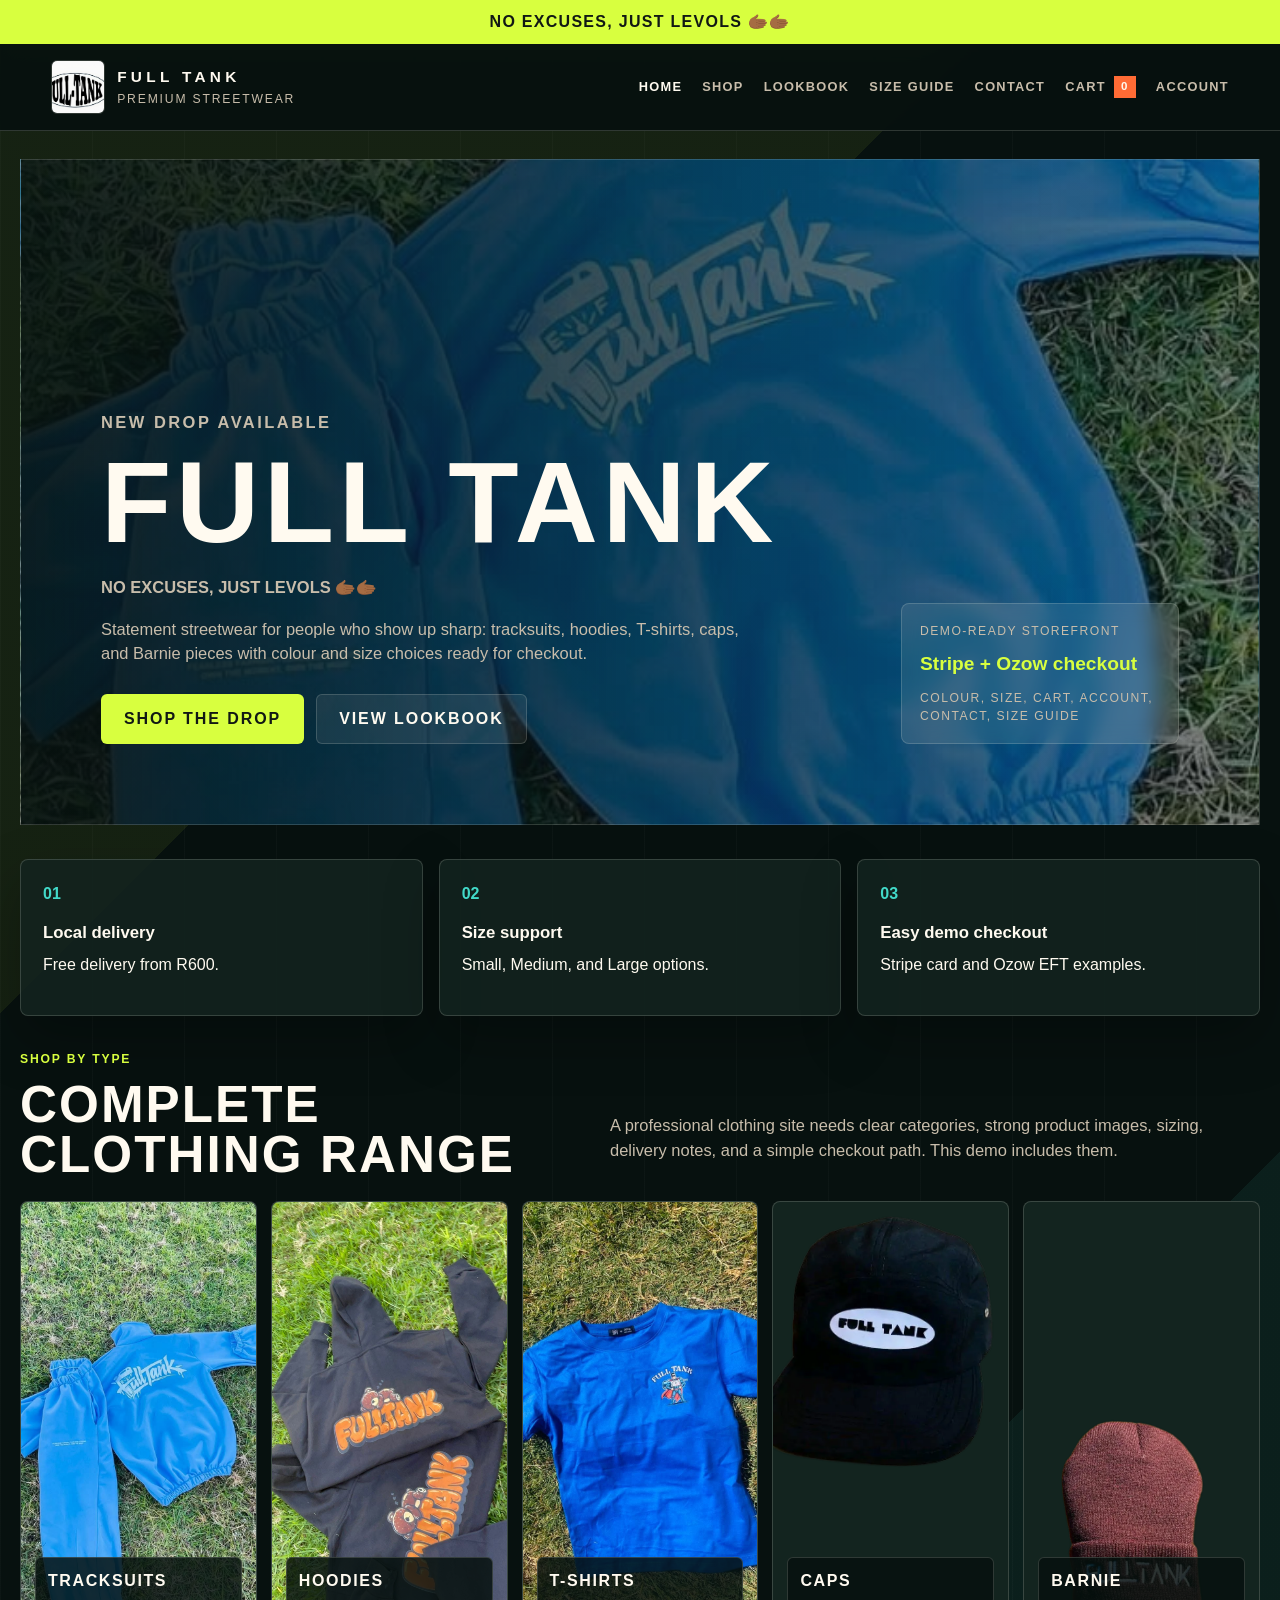
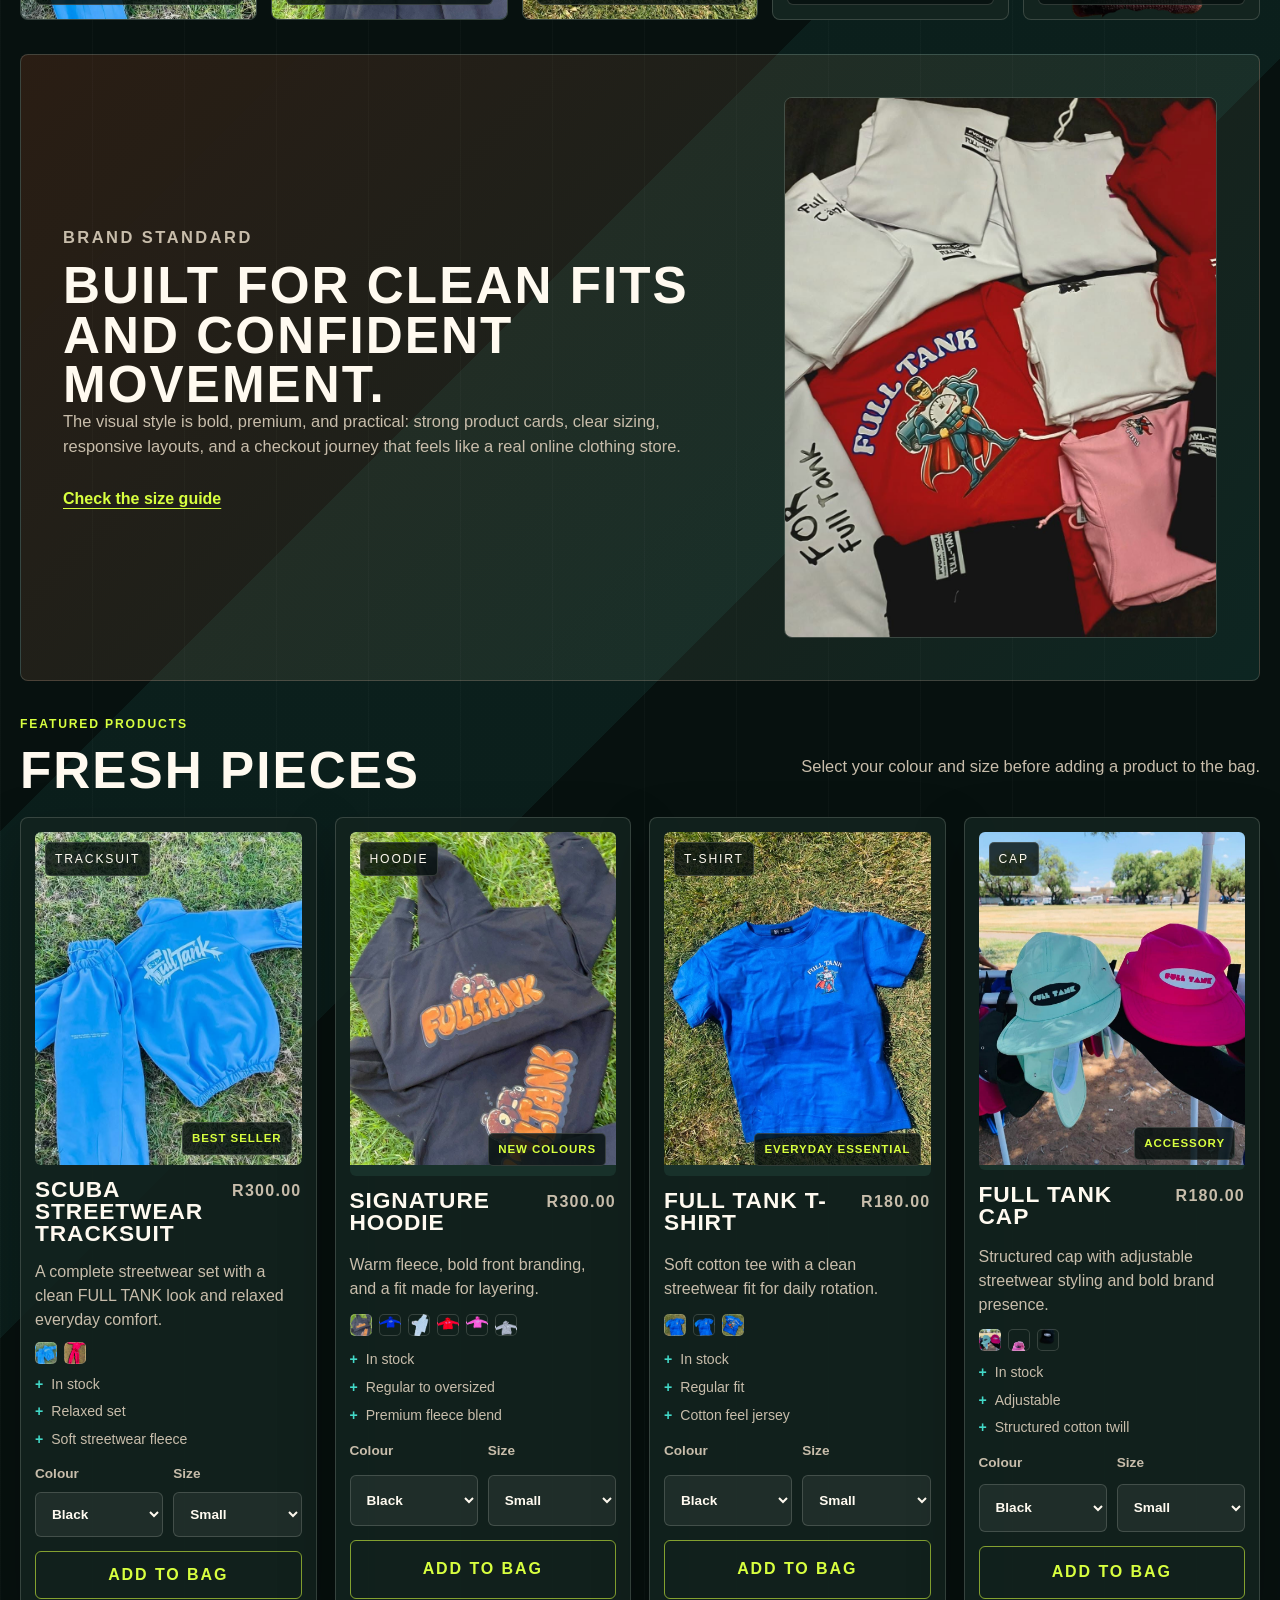
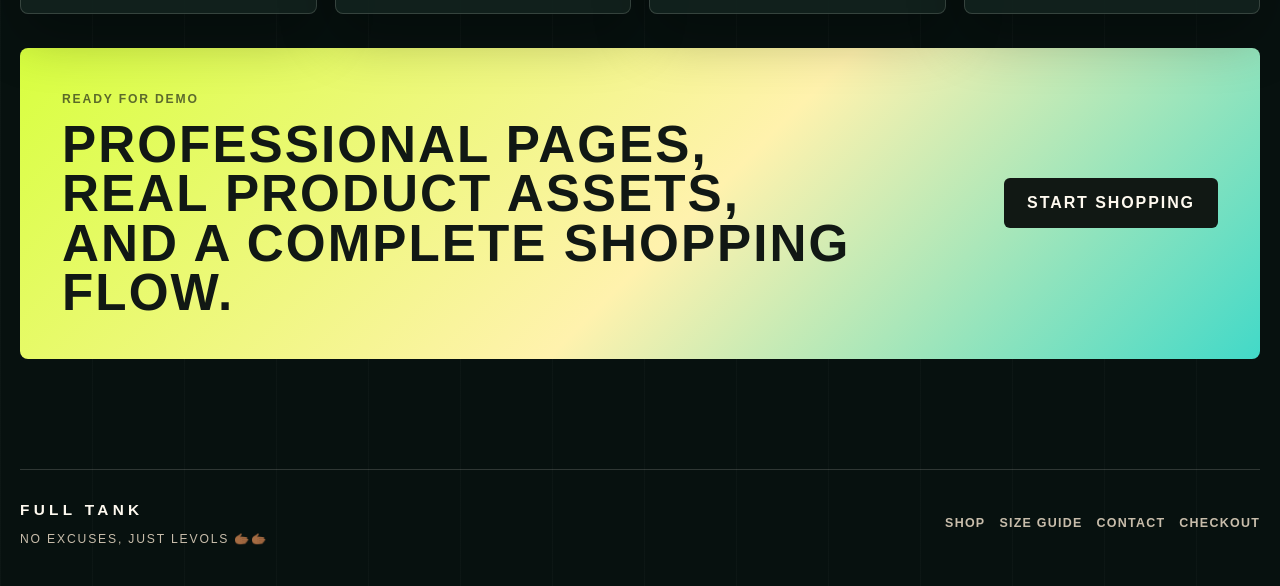
<file: FULL TANK/index.html>
<!DOCTYPE html>
<html lang="en">
<head>
  <meta charset="UTF-8">
  <meta name="viewport" content="width=device-width, initial-scale=1.0">
  <title>FULL TANK - Premium Streetwear</title>
  <link rel="stylesheet" href="styles.css">
</head>
<body>
  <div class="announcement">NO EXCUSES, JUST LEVOLS 🫱🏾🫱🏾</div>

  <header class="site-header">
    <a class="brand-lockup" href="index.html" aria-label="FULL TANK home">
      <img src="Brand Logo.jpeg" alt="FULL TANK logo">
      <span>
        <strong>FULL TANK</strong>
        <small>Premium streetwear</small>
      </span>
    </a>
    <nav aria-label="Main navigation">
      <ul>
        <li><a href="index.html" aria-current="page">Home</a></li>
        <li><a href="clothes.html">Shop</a></li>
        <li><a href="lookbook.html">Lookbook</a></li>
        <li><a href="size-guide.html">Size Guide</a></li>
        <li><a href="contact.html">Contact</a></li>
        <li><a href="cart.html">Cart <span class="cart-count" data-cart-count>0</span></a></li>
        <li><a href="account.html">Account</a></li>
      </ul>
    </nav>
  </header>

  <main>
    <section class="hero hero-home">
      <div class="hero-content">
        <p class="eyebrow">New drop available</p>
        <h1>FULL TANK</h1>
        <p class="slogan">NO EXCUSES, JUST LEVOLS 🫱🏾🫱🏾</p>
        <p>
          Statement streetwear for people who show up sharp: tracksuits, hoodies,
          T-shirts, caps, and Barnie pieces with colour and size choices ready for checkout.
        </p>
        <div class="hero-actions">
          <a class="btn" href="clothes.html">Shop the Drop</a>
          <a class="btn btn-light" href="lookbook.html">View Lookbook</a>
        </div>
      </div>
      <div class="hero-panel">
        <span>Demo-ready storefront</span>
        <strong>Stripe + Ozow checkout</strong>
        <small>Colour, size, cart, account, contact, size guide</small>
      </div>
    </section>

    <section class="trust-strip" aria-label="Store benefits">
      <article>
        <span>01</span>
        <strong>Local delivery</strong>
        <p>Free delivery from R600.</p>
      </article>
      <article>
        <span>02</span>
        <strong>Size support</strong>
        <p>Small, Medium, and Large options.</p>
      </article>
      <article>
        <span>03</span>
        <strong>Easy demo checkout</strong>
        <p>Stripe card and Ozow EFT examples.</p>
      </article>
    </section>

    <section class="section-block">
      <div class="section-heading">
        <div>
          <p class="eyebrow">Shop by type</p>
          <h2>Complete clothing range</h2>
        </div>
        <p class="section-copy">
          A professional clothing site needs clear categories, strong product images,
          sizing, delivery notes, and a simple checkout path. This demo includes them.
        </p>
      </div>

      <div class="category-grid">
        <a class="category-card" href="clothes.html?category=tracksuits">
          <img src="scuba Streetwear Tracksuit/R300.jpg" alt="Scuba streetwear tracksuit">
          <span>Tracksuits</span>
        </a>
        <a class="category-card" href="clothes.html?category=hoodies">
          <img src="Hoodies/BLACK.jpg" alt="FULL TANK hoodie">
          <span>Hoodies</span>
        </a>
        <a class="category-card" href="clothes.html?category=t-shirts">
          <img src="T - SHIRTS/front.jpg" alt="FULL TANK T-shirt">
          <span>T-Shirts</span>
        </a>
        <a class="category-card" href="clothes.html?category=caps">
          <img src="Caps/R180.png" alt="FULL TANK cap">
          <span>Caps</span>
        </a>
        <a class="category-card" href="clothes.html?category=barnie">
          <img src="Barnie/background-remover-1783595070268.png" alt="FULL TANK Barnie item">
          <span>Barnie</span>
        </a>
      </div>
    </section>

    <section class="section-block split-feature">
      <div>
        <p class="eyebrow">Brand standard</p>
        <h2>Built for clean fits and confident movement.</h2>
        <p>
          The visual style is bold, premium, and practical: strong product cards,
          clear sizing, responsive layouts, and a checkout journey that feels like
          a real online clothing store.
        </p>
        <a class="text-link" href="size-guide.html">Check the size guide</a>
      </div>
      <img src="Hoodies/669780015_934339182703655_9127828030829605285_n.jpg" alt="FULL TANK hoodie lookbook image">
    </section>

    <section class="section-block">
      <div class="section-heading">
        <div>
          <p class="eyebrow">Featured products</p>
          <h2>Fresh pieces</h2>
        </div>
        <p class="section-copy">Select your colour and size before adding a product to the bag.</p>
      </div>
      <div class="product-grid" data-product-grid="featured"></div>
    </section>

    <section class="promo-band">
      <div>
        <p class="eyebrow">Ready for demo</p>
        <h2>Professional pages, real product assets, and a complete shopping flow.</h2>
      </div>
      <a class="btn btn-dark" href="clothes.html">Start Shopping</a>
    </section>
  </main>

  <footer class="site-footer">
    <div>
      <strong>FULL TANK</strong>
      <p>NO EXCUSES, JUST LEVOLS 🫱🏾🫱🏾</p>
    </div>
    <nav aria-label="Footer navigation">
      <a href="clothes.html">Shop</a>
      <a href="size-guide.html">Size Guide</a>
      <a href="contact.html">Contact</a>
      <a href="checkout.html">Checkout</a>
    </nav>
  </footer>

  <script src="script.js"></script>
</body>
</html>
</file>
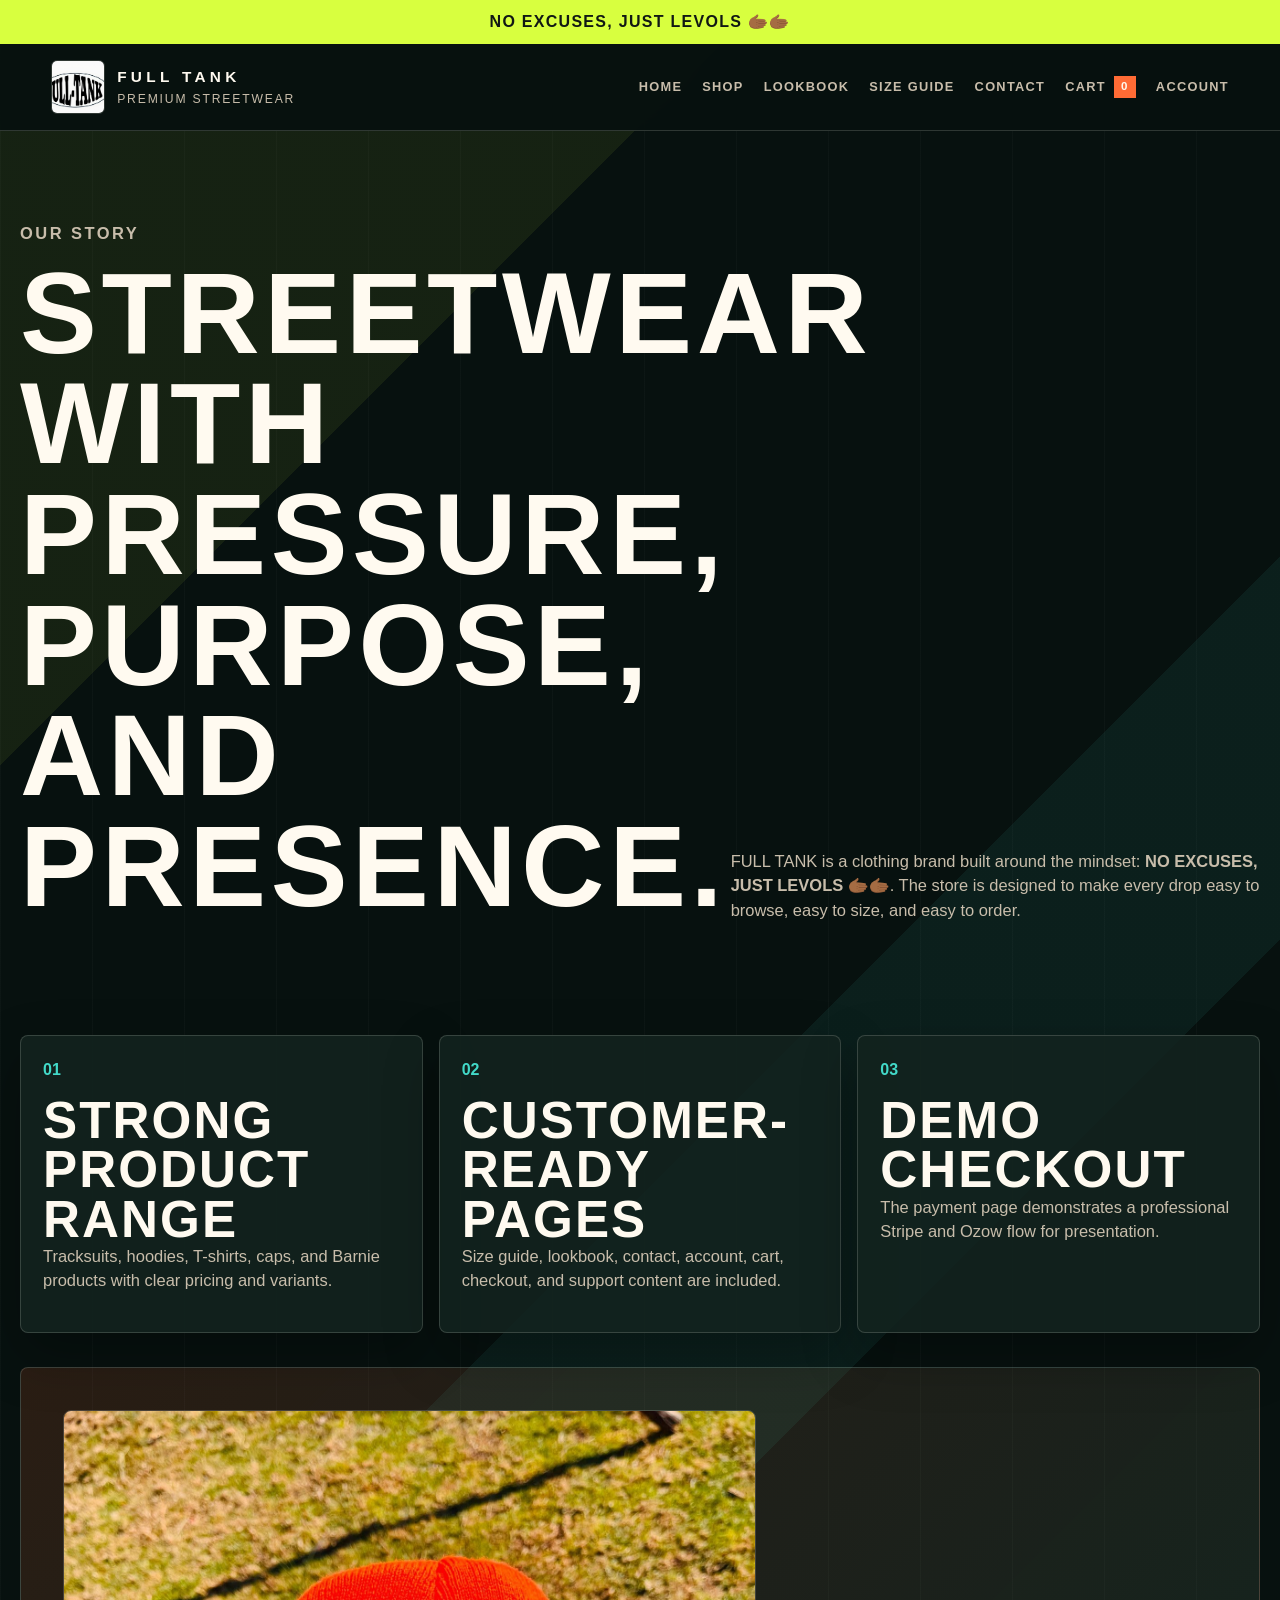
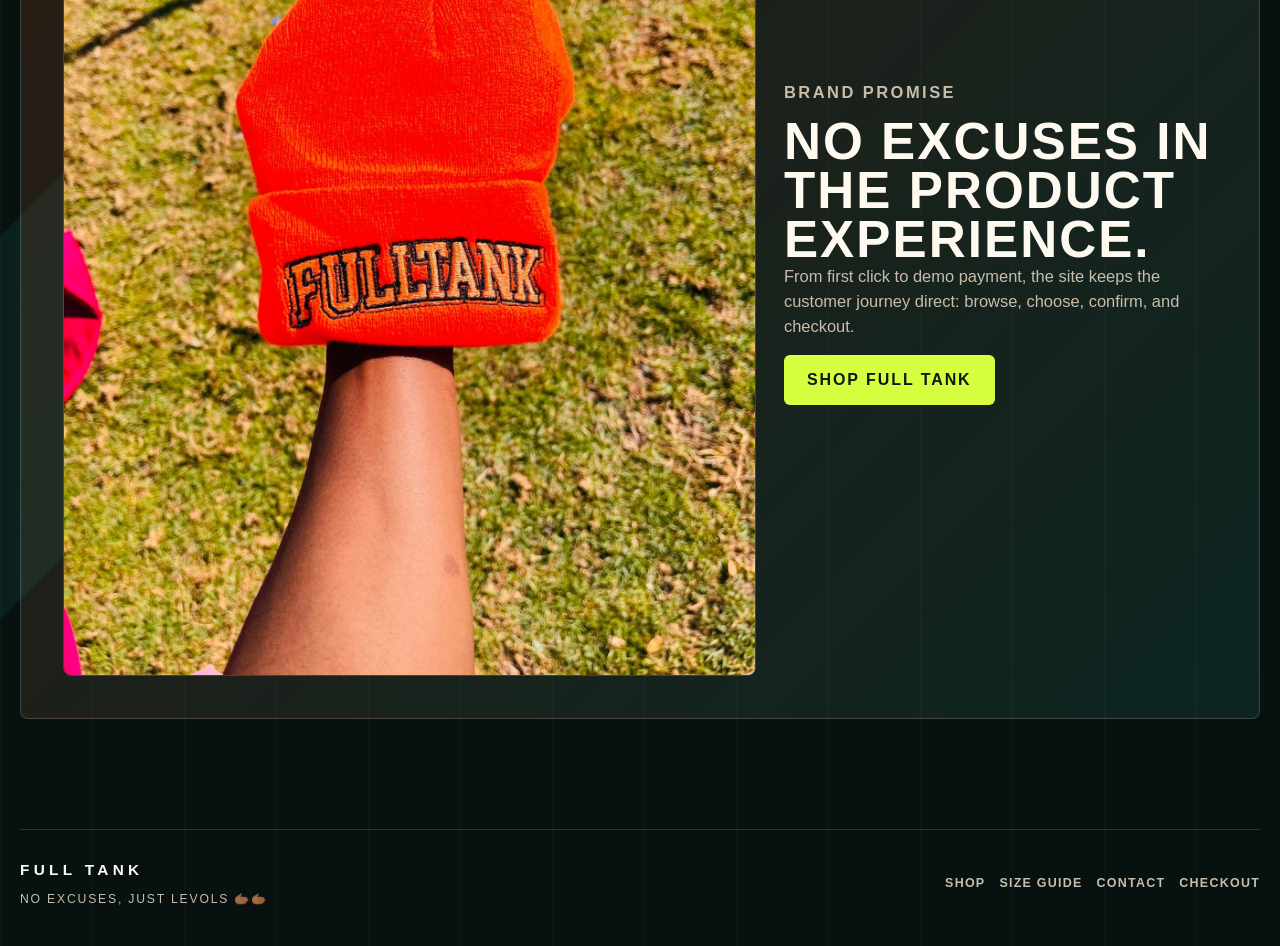
<file: FULL TANK/about.html>
<!DOCTYPE html>
<html lang="en">
<head>
  <meta charset="UTF-8">
  <meta name="viewport" content="width=device-width, initial-scale=1.0">
  <title>About - FULL TANK</title>
  <link rel="stylesheet" href="styles.css">
</head>
<body>
  <div class="announcement">NO EXCUSES, JUST LEVOLS 🫱🏾🫱🏾</div>

  <header class="site-header">
    <a class="brand-lockup" href="index.html" aria-label="FULL TANK home">
      <img src="Brand Logo.jpeg" alt="FULL TANK logo">
      <span>
        <strong>FULL TANK</strong>
        <small>Premium streetwear</small>
      </span>
    </a>
    <nav aria-label="Main navigation">
      <ul>
        <li><a href="index.html">Home</a></li>
        <li><a href="clothes.html">Shop</a></li>
        <li><a href="lookbook.html">Lookbook</a></li>
        <li><a href="size-guide.html">Size Guide</a></li>
        <li><a href="contact.html">Contact</a></li>
        <li><a href="cart.html">Cart <span class="cart-count" data-cart-count>0</span></a></li>
        <li><a href="account.html">Account</a></li>
      </ul>
    </nav>
  </header>

  <main>
    <section class="about-page">
      <div>
        <p class="eyebrow">Our story</p>
        <h1>Streetwear with pressure, purpose, and presence.</h1>
      </div>
      <p>
        FULL TANK is a clothing brand built around the mindset:
        <strong>NO EXCUSES, JUST LEVOLS 🫱🏾🫱🏾</strong>. The store is designed to make every drop
        easy to browse, easy to size, and easy to order.
      </p>
    </section>

    <section class="values-grid">
      <article>
        <span>01</span>
        <h2>Strong product range</h2>
        <p>Tracksuits, hoodies, T-shirts, caps, and Barnie products with clear pricing and variants.</p>
      </article>
      <article>
        <span>02</span>
        <h2>Customer-ready pages</h2>
        <p>Size guide, lookbook, contact, account, cart, checkout, and support content are included.</p>
      </article>
      <article>
        <span>03</span>
        <h2>Demo checkout</h2>
        <p>The payment page demonstrates a professional Stripe and Ozow flow for presentation.</p>
      </article>
    </section>

    <section class="split-feature section-block">
      <img src="Barnie/741092674_1005521738918732_4446661250432703074_n.jpg" alt="FULL TANK Barnie product">
      <div>
        <p class="eyebrow">Brand promise</p>
        <h2>No excuses in the product experience.</h2>
        <p>
          From first click to demo payment, the site keeps the customer journey direct:
          browse, choose, confirm, and checkout.
        </p>
        <a class="btn" href="clothes.html">Shop FULL TANK</a>
      </div>
    </section>
  </main>

  <footer class="site-footer">
    <div>
      <strong>FULL TANK</strong>
      <p>NO EXCUSES, JUST LEVOLS 🫱🏾🫱🏾</p>
    </div>
    <nav aria-label="Footer navigation">
      <a href="clothes.html">Shop</a>
      <a href="size-guide.html">Size Guide</a>
      <a href="contact.html">Contact</a>
      <a href="checkout.html">Checkout</a>
    </nav>
  </footer>

  <script src="script.js"></script>
</body>
</html>
</file>
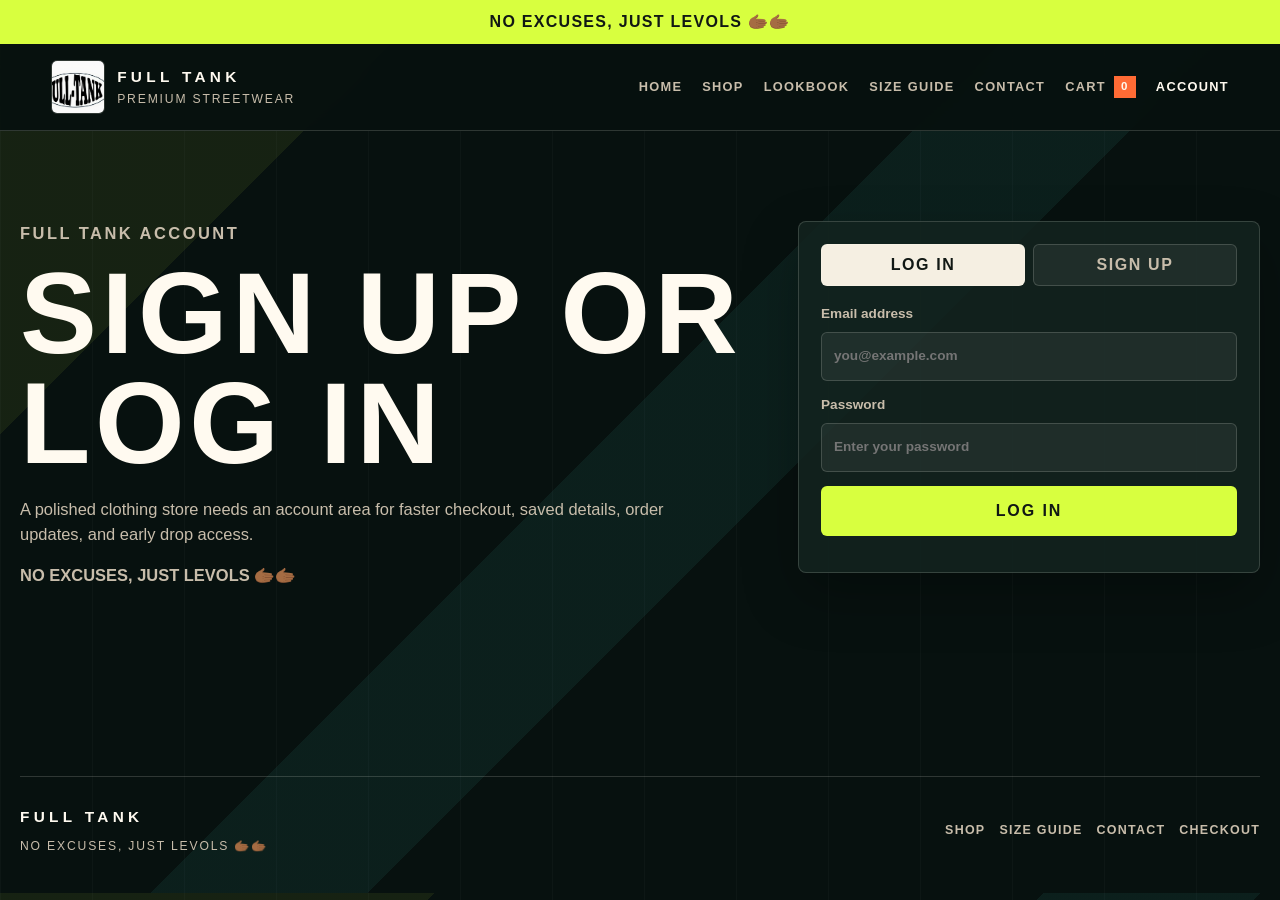
<file: FULL TANK/account.html>
<!DOCTYPE html>
<html lang="en">
<head>
  <meta charset="UTF-8">
  <meta name="viewport" content="width=device-width, initial-scale=1.0">
  <title>Account - FULL TANK</title>
  <link rel="stylesheet" href="styles.css">
</head>
<body>
  <div class="announcement">NO EXCUSES, JUST LEVOLS 🫱🏾🫱🏾</div>

  <header class="site-header">
    <a class="brand-lockup" href="index.html" aria-label="FULL TANK home">
      <img src="Brand Logo.jpeg" alt="FULL TANK logo">
      <span>
        <strong>FULL TANK</strong>
        <small>Premium streetwear</small>
      </span>
    </a>
    <nav aria-label="Main navigation">
      <ul>
        <li><a href="index.html">Home</a></li>
        <li><a href="clothes.html">Shop</a></li>
        <li><a href="lookbook.html">Lookbook</a></li>
        <li><a href="size-guide.html">Size Guide</a></li>
        <li><a href="contact.html">Contact</a></li>
        <li><a href="cart.html">Cart <span class="cart-count" data-cart-count>0</span></a></li>
        <li><a href="account.html" aria-current="page">Account</a></li>
      </ul>
    </nav>
  </header>

  <main>
    <section class="account-layout">
      <div class="account-intro">
        <p class="eyebrow">FULL TANK account</p>
        <h1>Sign up or log in</h1>
        <p>
          A polished clothing store needs an account area for faster checkout, saved
          details, order updates, and early drop access.
        </p>
        <p class="slogan">NO EXCUSES, JUST LEVOLS 🫱🏾🫱🏾</p>
      </div>

      <div class="auth-card">
        <div class="auth-tabs" role="tablist" aria-label="Account forms">
          <button class="active" data-auth-tab="login" type="button">Log in</button>
          <button data-auth-tab="signup" type="button">Sign up</button>
        </div>

        <form class="auth-panel active" data-auth-panel="login">
          <label>
            Email address
            <input type="email" placeholder="you@example.com" required>
          </label>
          <label>
            Password
            <input type="password" placeholder="Enter your password" required>
          </label>
          <button class="btn" type="submit">Log In</button>
          <p class="auth-status" aria-live="polite"></p>
        </form>

        <form class="auth-panel" data-auth-panel="signup">
          <label>
            Full name
            <input type="text" placeholder="Your name" required>
          </label>
          <label>
            Email address
            <input type="email" placeholder="you@example.com" required>
          </label>
          <label>
            Password
            <input type="password" placeholder="Create a password" required>
          </label>
          <button class="btn" type="submit">Create Account</button>
          <p class="auth-status" aria-live="polite"></p>
        </form>
      </div>
    </section>
  </main>

  <footer class="site-footer">
    <div>
      <strong>FULL TANK</strong>
      <p>NO EXCUSES, JUST LEVOLS 🫱🏾🫱🏾</p>
    </div>
    <nav aria-label="Footer navigation">
      <a href="clothes.html">Shop</a>
      <a href="size-guide.html">Size Guide</a>
      <a href="contact.html">Contact</a>
      <a href="checkout.html">Checkout</a>
    </nav>
  </footer>

  <script src="script.js"></script>
</body>
</html>
</file>
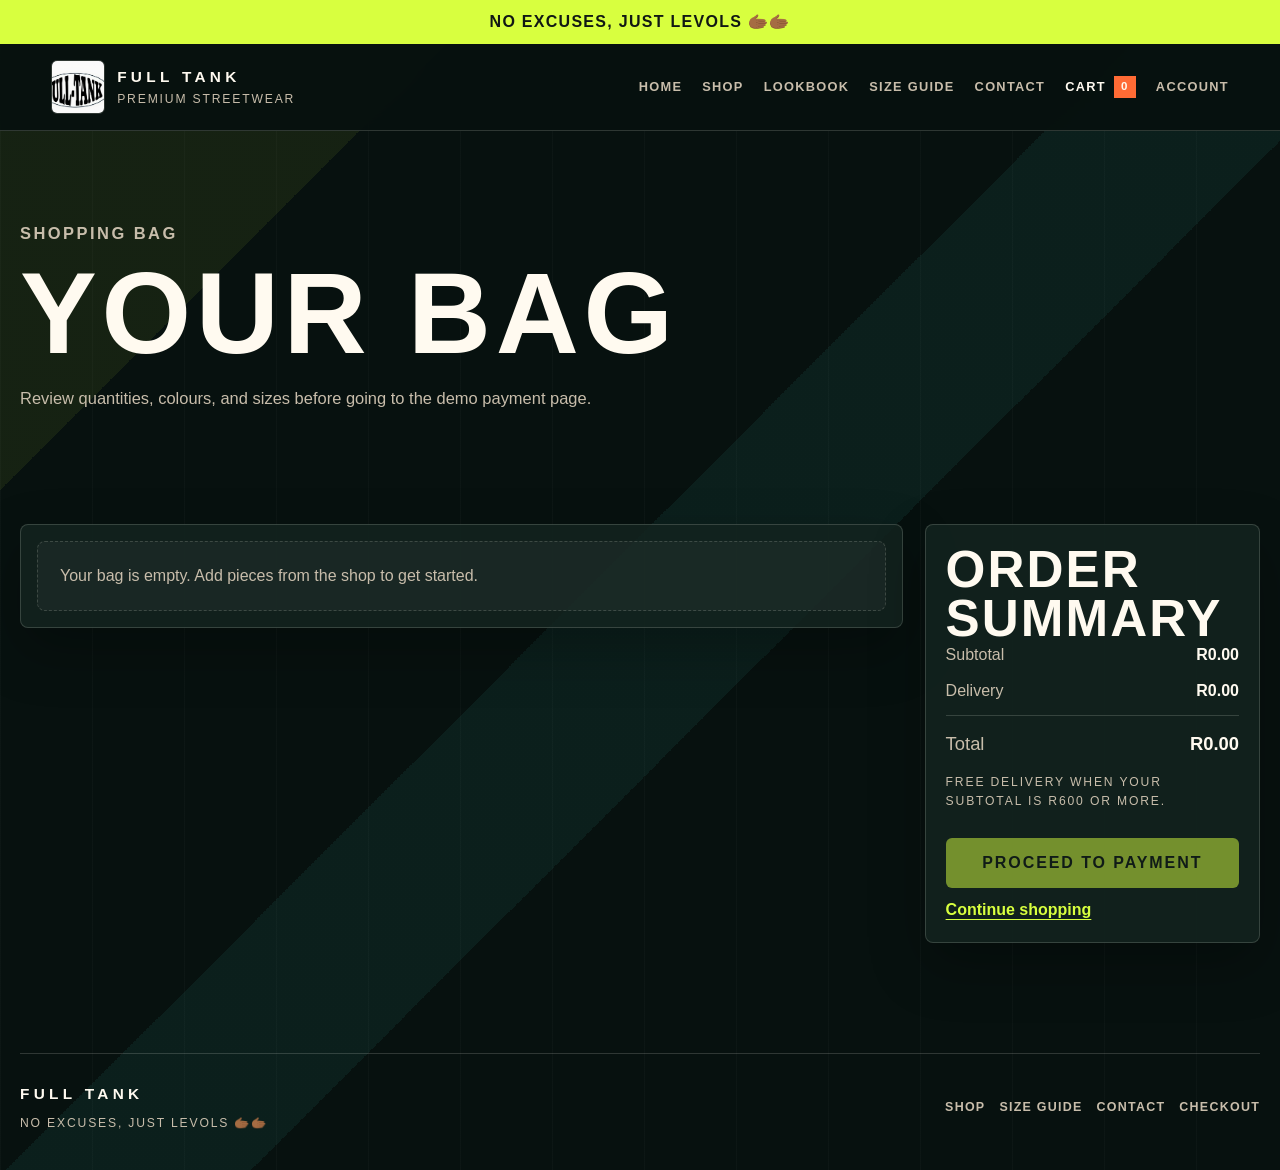
<file: FULL TANK/cart.html>
<!DOCTYPE html>
<html lang="en">
<head>
  <meta charset="UTF-8">
  <meta name="viewport" content="width=device-width, initial-scale=1.0">
  <title>Your Bag - FULL TANK</title>
  <link rel="stylesheet" href="styles.css">
</head>
<body>
  <div class="announcement">NO EXCUSES, JUST LEVOLS 🫱🏾🫱🏾</div>

  <header class="site-header">
    <a class="brand-lockup" href="index.html" aria-label="FULL TANK home">
      <img src="Brand Logo.jpeg" alt="FULL TANK logo">
      <span>
        <strong>FULL TANK</strong>
        <small>Premium streetwear</small>
      </span>
    </a>
    <nav aria-label="Main navigation">
      <ul>
        <li><a href="index.html">Home</a></li>
        <li><a href="clothes.html">Shop</a></li>
        <li><a href="lookbook.html">Lookbook</a></li>
        <li><a href="size-guide.html">Size Guide</a></li>
        <li><a href="contact.html">Contact</a></li>
        <li><a href="cart.html" aria-current="page">Cart <span class="cart-count" data-cart-count>0</span></a></li>
        <li><a href="account.html">Account</a></li>
      </ul>
    </nav>
  </header>

  <main>
    <section class="page-title">
      <p class="eyebrow">Shopping bag</p>
      <h1>Your bag</h1>
      <p>Review quantities, colours, and sizes before going to the demo payment page.</p>
    </section>

    <section class="cart-layout">
      <div class="cart-panel">
        <div id="cart-items"></div>
      </div>

      <aside class="summary-panel" aria-label="Order summary">
        <h2>Order summary</h2>
        <dl>
          <div>
            <dt>Subtotal</dt>
            <dd>R<span id="cart-subtotal">0.00</span></dd>
          </div>
          <div>
            <dt>Delivery</dt>
            <dd>R<span id="cart-delivery">0.00</span></dd>
          </div>
          <div class="summary-total">
            <dt>Total</dt>
            <dd>R<span id="total">0.00</span></dd>
          </div>
        </dl>
        <p class="summary-note">Free delivery when your subtotal is R600 or more.</p>
        <button id="checkout-btn" class="btn" type="button">Proceed to Payment</button>
        <a class="text-link" href="clothes.html">Continue shopping</a>
      </aside>
    </section>
  </main>

  <footer class="site-footer">
    <div>
      <strong>FULL TANK</strong>
      <p>NO EXCUSES, JUST LEVOLS 🫱🏾🫱🏾</p>
    </div>
    <nav aria-label="Footer navigation">
      <a href="clothes.html">Shop</a>
      <a href="size-guide.html">Size Guide</a>
      <a href="contact.html">Contact</a>
      <a href="checkout.html">Checkout</a>
    </nav>
  </footer>

  <script src="script.js"></script>
</body>
</html>
</file>
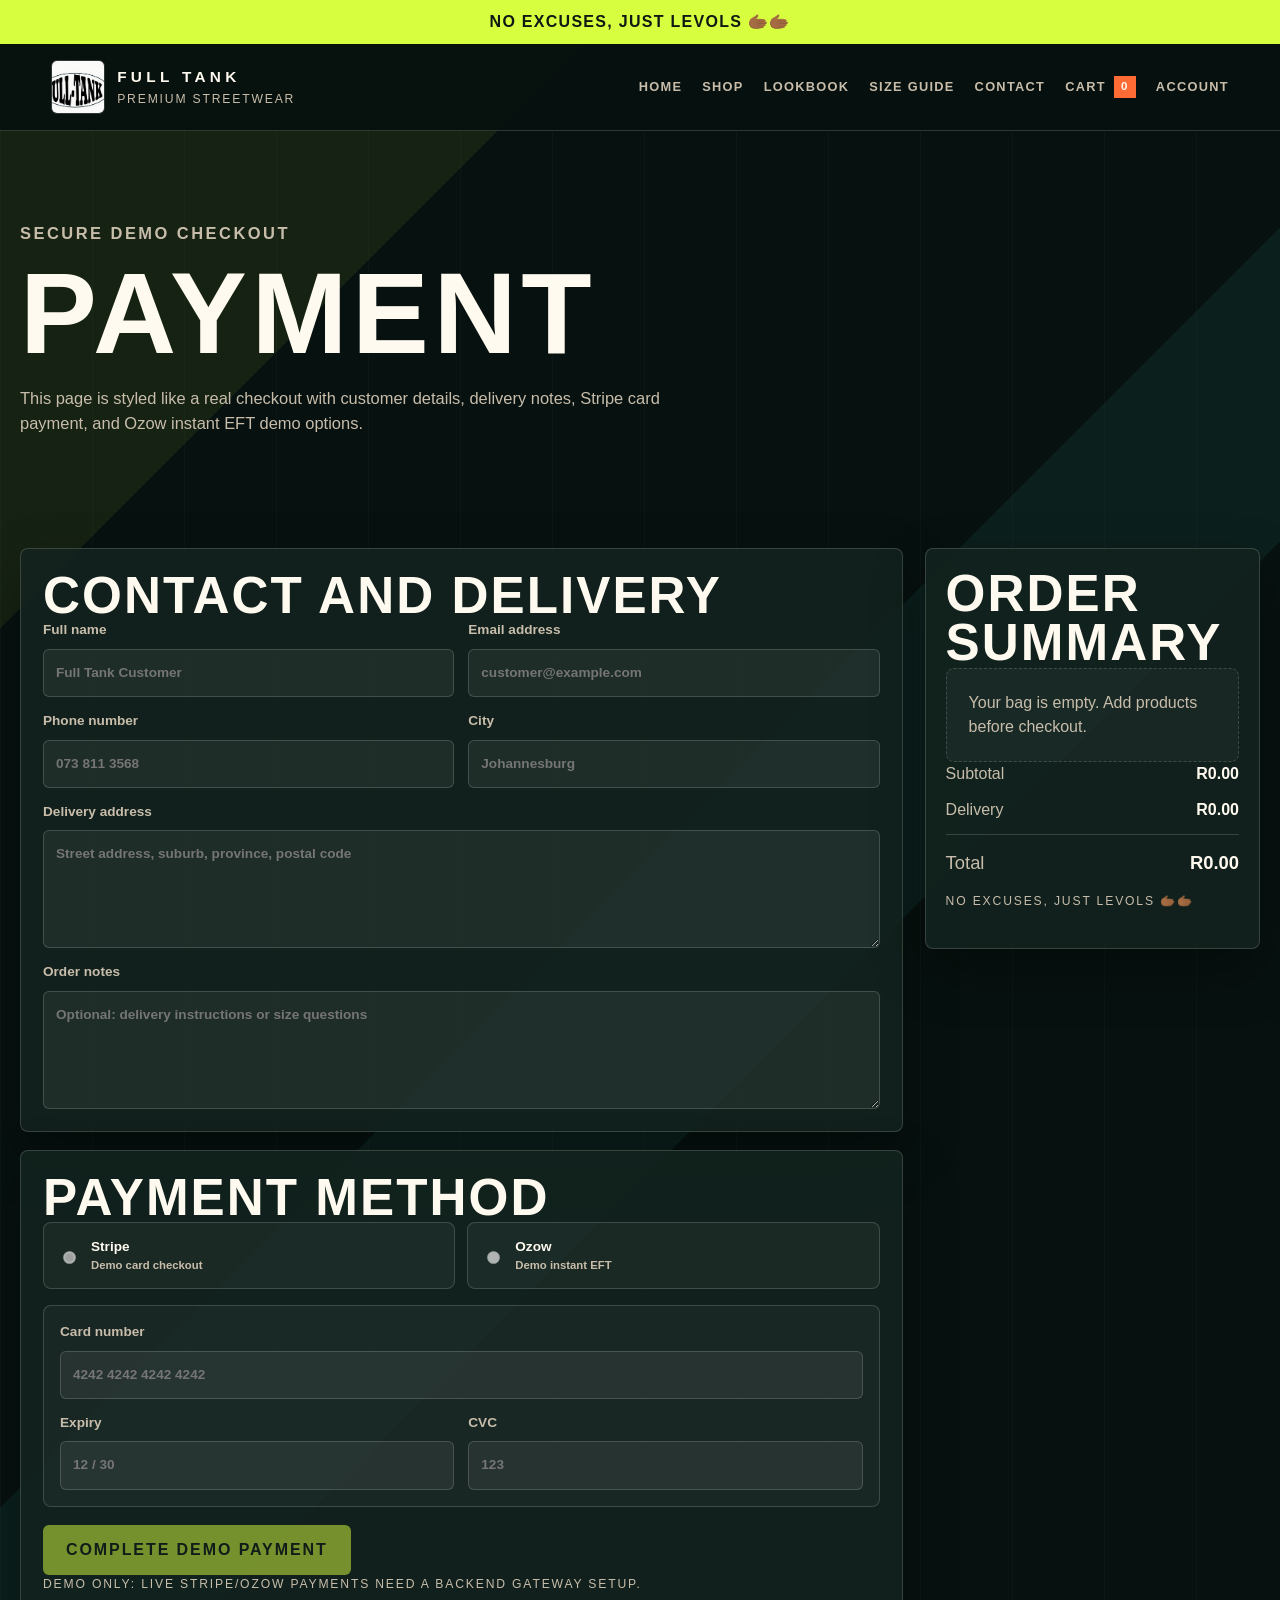
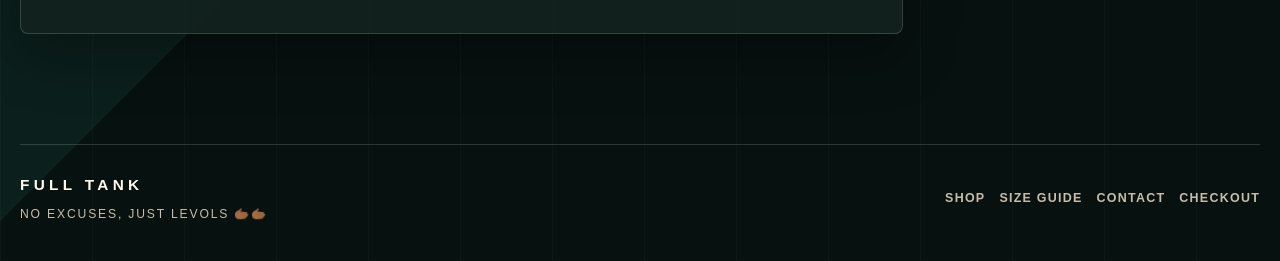
<file: FULL TANK/checkout.html>
<!DOCTYPE html>
<html lang="en">
<head>
  <meta charset="UTF-8">
  <meta name="viewport" content="width=device-width, initial-scale=1.0">
  <title>Checkout - FULL TANK</title>
  <link rel="stylesheet" href="styles.css">
</head>
<body>
  <div class="announcement">NO EXCUSES, JUST LEVOLS 🫱🏾🫱🏾</div>

  <header class="site-header">
    <a class="brand-lockup" href="index.html" aria-label="FULL TANK home">
      <img src="Brand Logo.jpeg" alt="FULL TANK logo">
      <span>
        <strong>FULL TANK</strong>
        <small>Premium streetwear</small>
      </span>
    </a>
    <nav aria-label="Main navigation">
      <ul>
        <li><a href="index.html">Home</a></li>
        <li><a href="clothes.html">Shop</a></li>
        <li><a href="lookbook.html">Lookbook</a></li>
        <li><a href="size-guide.html">Size Guide</a></li>
        <li><a href="contact.html">Contact</a></li>
        <li><a href="cart.html">Cart <span class="cart-count" data-cart-count>0</span></a></li>
        <li><a href="account.html">Account</a></li>
      </ul>
    </nav>
  </header>

  <main>
    <section class="page-title">
      <p class="eyebrow">Secure demo checkout</p>
      <h1>Payment</h1>
      <p>
        This page is styled like a real checkout with customer details, delivery notes,
        Stripe card payment, and Ozow instant EFT demo options.
      </p>
    </section>

    <section class="checkout-layout">
      <form id="checkout-form" class="checkout-form">
        <div class="form-section">
          <h2>Contact and delivery</h2>
          <div class="form-grid">
            <label>
              Full name
              <input id="name" type="text" placeholder="Full Tank Customer" required>
            </label>
            <label>
              Email address
              <input id="email" type="email" placeholder="customer@example.com" required>
            </label>
            <label>
              Phone number
              <input id="phone" type="tel" placeholder="073 811 3568" required>
            </label>
            <label>
              City
              <input id="city" type="text" placeholder="Johannesburg" required>
            </label>
            <label class="full-span">
              Delivery address
              <textarea id="address" placeholder="Street address, suburb, province, postal code" required></textarea>
            </label>
            <label class="full-span">
              Order notes
              <textarea id="notes" placeholder="Optional: delivery instructions or size questions"></textarea>
            </label>
          </div>
        </div>

        <div class="form-section">
          <h2>Payment method</h2>
          <div class="payment-tabs">
            <label class="payment-card">
              <input type="radio" name="payment-method" value="Stripe" checked>
              <span>
                <strong>Stripe</strong>
                <small>Demo card checkout</small>
              </span>
            </label>
            <label class="payment-card">
              <input type="radio" name="payment-method" value="Ozow">
              <span>
                <strong>Ozow</strong>
                <small>Demo instant EFT</small>
              </span>
            </label>
          </div>

          <div class="gateway-panel" data-gateway-panel="Stripe">
            <div class="form-grid">
              <label class="full-span">
                Card number
                <input inputmode="numeric" placeholder="4242 4242 4242 4242" required>
              </label>
              <label>
                Expiry
                <input placeholder="12 / 30" required>
              </label>
              <label>
                CVC
                <input inputmode="numeric" placeholder="123" required>
              </label>
            </div>
          </div>

          <div class="gateway-panel hidden" data-gateway-panel="Ozow">
            <div class="form-grid">
              <label class="full-span">
                Bank
                <select>
                  <option>Absa</option>
                  <option>Capitec</option>
                  <option>FNB</option>
                  <option>Nedbank</option>
                  <option>Standard Bank</option>
                </select>
              </label>
              <label class="full-span">
                Ozow reference
                <input value="FULLTANK-DEMO" readonly>
              </label>
            </div>
          </div>

          <button class="btn" type="submit">Complete Demo Payment</button>
          <p class="secure-note">Demo only: live Stripe/Ozow payments need a backend gateway setup.</p>
          <p id="payment-status" aria-live="polite"></p>
        </div>
      </form>

      <aside class="summary-panel" aria-label="Checkout summary">
        <h2>Order summary</h2>
        <div id="checkout-items"></div>
        <dl>
          <div>
            <dt>Subtotal</dt>
            <dd>R<span id="checkout-subtotal">0.00</span></dd>
          </div>
          <div>
            <dt>Delivery</dt>
            <dd>R<span id="checkout-delivery">0.00</span></dd>
          </div>
          <div class="summary-total">
            <dt>Total</dt>
            <dd>R<span id="checkout-total">0.00</span></dd>
          </div>
        </dl>
        <p class="summary-note">NO EXCUSES, JUST LEVOLS 🫱🏾🫱🏾</p>
      </aside>
    </section>
  </main>

  <footer class="site-footer">
    <div>
      <strong>FULL TANK</strong>
      <p>NO EXCUSES, JUST LEVOLS 🫱🏾🫱🏾</p>
    </div>
    <nav aria-label="Footer navigation">
      <a href="clothes.html">Shop</a>
      <a href="size-guide.html">Size Guide</a>
      <a href="contact.html">Contact</a>
      <a href="checkout.html">Checkout</a>
    </nav>
  </footer>

  <script src="script.js"></script>
</body>
</html>
</file>
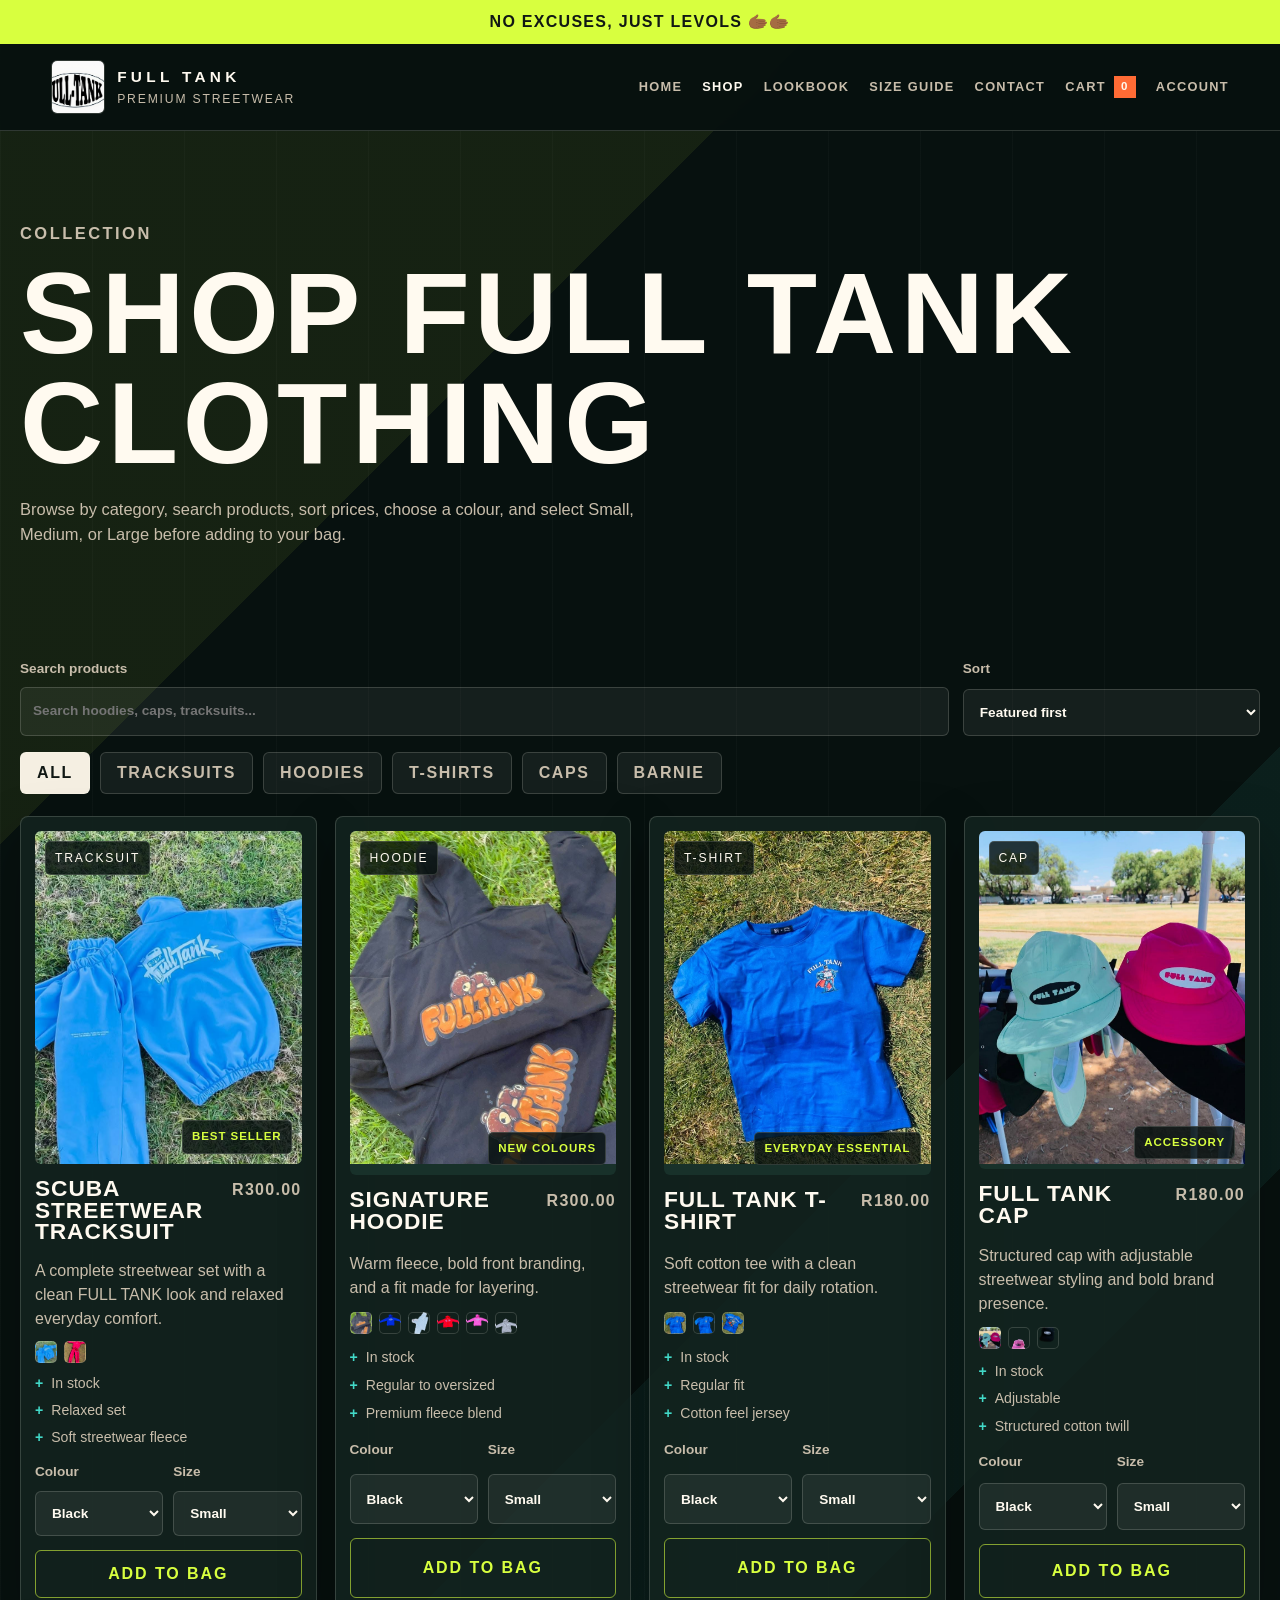
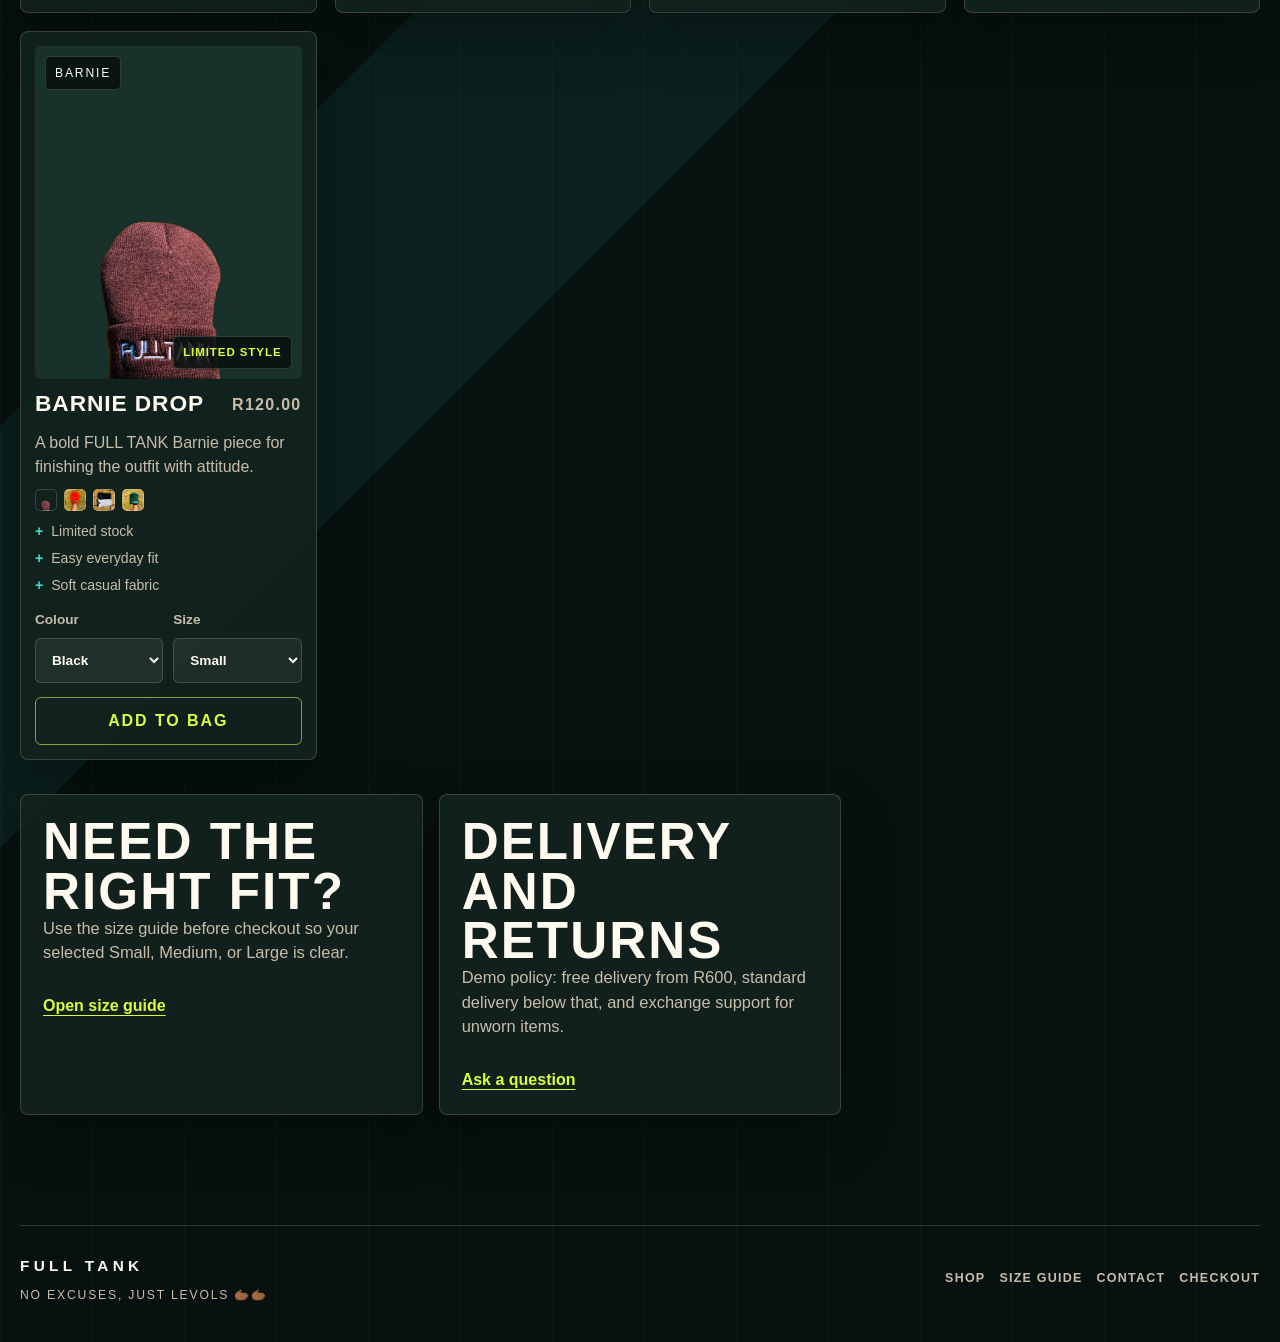
<file: FULL TANK/clothes.html>
<!DOCTYPE html>
<html lang="en">
<head>
  <meta charset="UTF-8">
  <meta name="viewport" content="width=device-width, initial-scale=1.0">
  <title>Shop Clothing - FULL TANK</title>
  <link rel="stylesheet" href="styles.css">
</head>
<body>
  <div class="announcement">NO EXCUSES, JUST LEVOLS 🫱🏾🫱🏾</div>

  <header class="site-header">
    <a class="brand-lockup" href="index.html" aria-label="FULL TANK home">
      <img src="Brand Logo.jpeg" alt="FULL TANK logo">
      <span>
        <strong>FULL TANK</strong>
        <small>Premium streetwear</small>
      </span>
    </a>
    <nav aria-label="Main navigation">
      <ul>
        <li><a href="index.html">Home</a></li>
        <li><a href="clothes.html" aria-current="page">Shop</a></li>
        <li><a href="lookbook.html">Lookbook</a></li>
        <li><a href="size-guide.html">Size Guide</a></li>
        <li><a href="contact.html">Contact</a></li>
        <li><a href="cart.html">Cart <span class="cart-count" data-cart-count>0</span></a></li>
        <li><a href="account.html">Account</a></li>
      </ul>
    </nav>
  </header>

  <main>
    <section class="shop-hero">
      <p class="eyebrow">Collection</p>
      <h1>Shop FULL TANK clothing</h1>
      <p>
        Browse by category, search products, sort prices, choose a colour, and select
        Small, Medium, or Large before adding to your bag.
      </p>
    </section>

    <section class="section-block">
      <div class="shop-controls">
        <label>
          Search products
          <input type="search" data-shop-search placeholder="Search hoodies, caps, tracksuits...">
        </label>
        <label>
          Sort
          <select data-shop-sort>
            <option value="featured">Featured first</option>
            <option value="price-low">Price: low to high</option>
            <option value="price-high">Price: high to low</option>
            <option value="name">Name A-Z</option>
          </select>
        </label>
      </div>

      <div class="shop-toolbar" aria-label="Product category filters">
        <button class="filter-btn active" data-filter="all" type="button">All</button>
        <button class="filter-btn" data-filter="tracksuits" type="button">Tracksuits</button>
        <button class="filter-btn" data-filter="hoodies" type="button">Hoodies</button>
        <button class="filter-btn" data-filter="t-shirts" type="button">T-Shirts</button>
        <button class="filter-btn" data-filter="caps" type="button">Caps</button>
        <button class="filter-btn" data-filter="barnie" type="button">Barnie</button>
      </div>

      <div class="product-grid" data-product-grid="all"></div>
    </section>

    <section class="info-grid">
      <article>
        <h2>Need the right fit?</h2>
        <p>Use the size guide before checkout so your selected Small, Medium, or Large is clear.</p>
        <a class="text-link" href="size-guide.html">Open size guide</a>
      </article>
      <article>
        <h2>Delivery and returns</h2>
        <p>Demo policy: free delivery from R600, standard delivery below that, and exchange support for unworn items.</p>
        <a class="text-link" href="contact.html">Ask a question</a>
      </article>
    </section>
  </main>

  <footer class="site-footer">
    <div>
      <strong>FULL TANK</strong>
      <p>NO EXCUSES, JUST LEVOLS 🫱🏾🫱🏾</p>
    </div>
    <nav aria-label="Footer navigation">
      <a href="clothes.html">Shop</a>
      <a href="size-guide.html">Size Guide</a>
      <a href="contact.html">Contact</a>
      <a href="checkout.html">Checkout</a>
    </nav>
  </footer>

  <script src="script.js"></script>
</body>
</html>
</file>
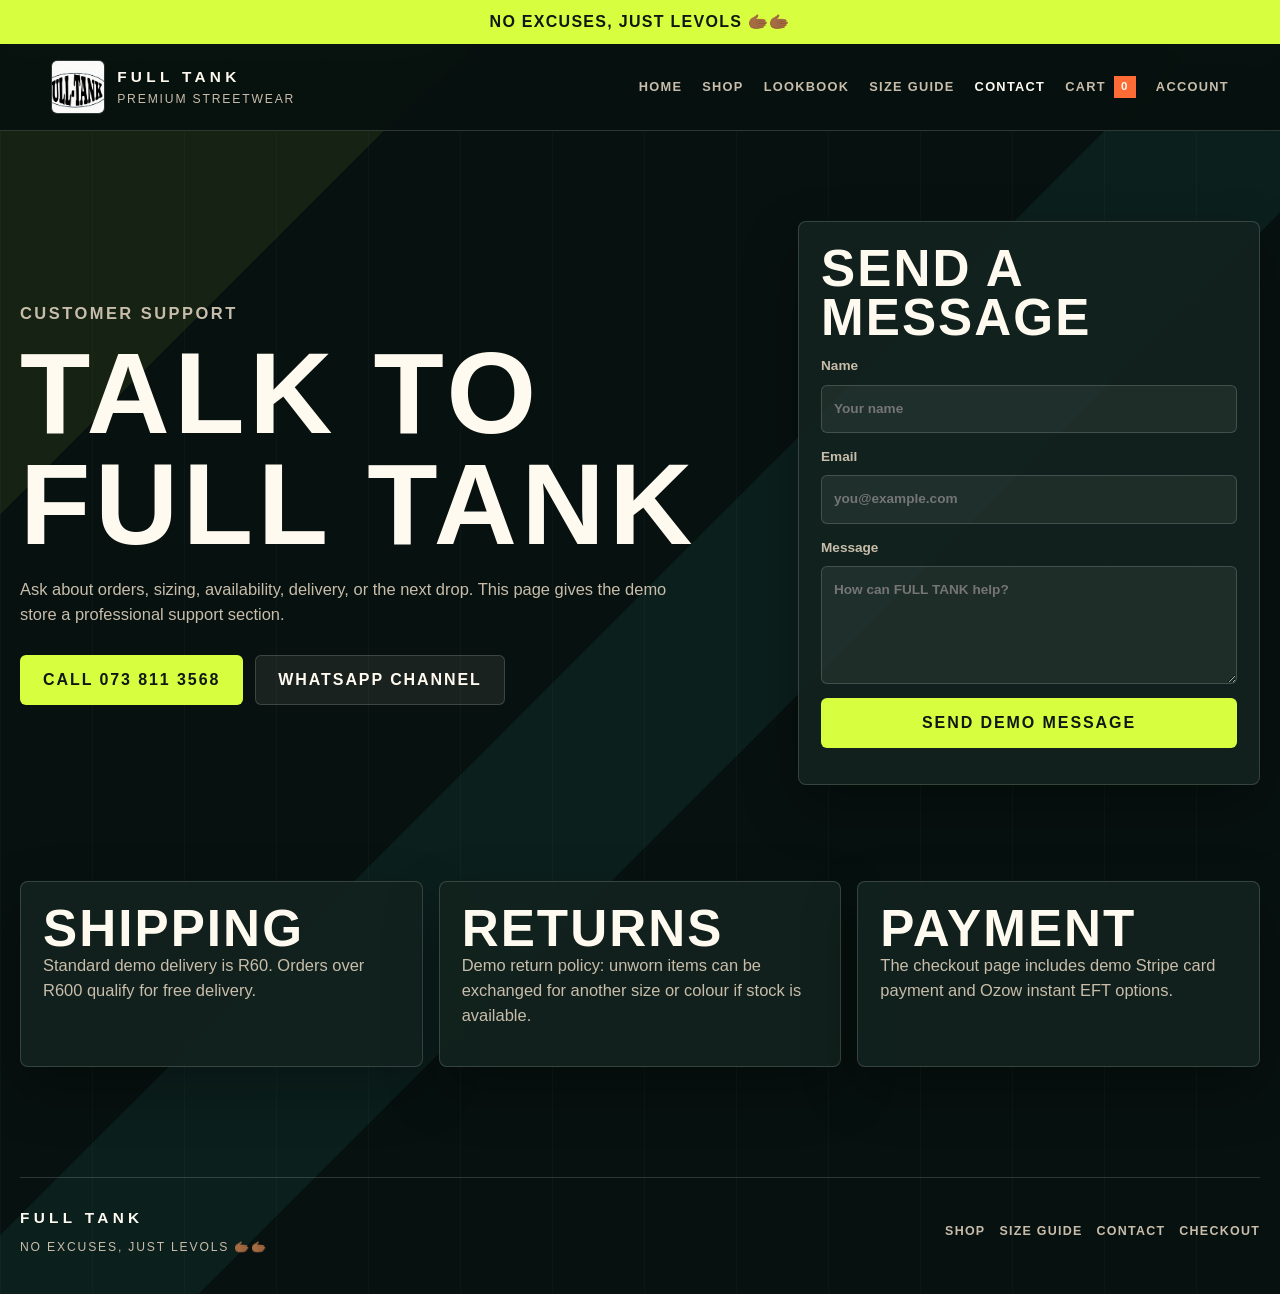
<file: FULL TANK/contact.html>
<!DOCTYPE html>
<html lang="en">
<head>
  <meta charset="UTF-8">
  <meta name="viewport" content="width=device-width, initial-scale=1.0">
  <title>Contact - FULL TANK</title>
  <link rel="stylesheet" href="styles.css">
</head>
<body>
  <div class="announcement">NO EXCUSES, JUST LEVOLS 🫱🏾🫱🏾</div>

  <header class="site-header">
    <a class="brand-lockup" href="index.html" aria-label="FULL TANK home">
      <img src="Brand Logo.jpeg" alt="FULL TANK logo">
      <span>
        <strong>FULL TANK</strong>
        <small>Premium streetwear</small>
      </span>
    </a>
    <nav aria-label="Main navigation">
      <ul>
        <li><a href="index.html">Home</a></li>
        <li><a href="clothes.html">Shop</a></li>
        <li><a href="lookbook.html">Lookbook</a></li>
        <li><a href="size-guide.html">Size Guide</a></li>
        <li><a href="contact.html" aria-current="page">Contact</a></li>
        <li><a href="cart.html">Cart <span class="cart-count" data-cart-count>0</span></a></li>
        <li><a href="account.html">Account</a></li>
      </ul>
    </nav>
  </header>

  <main>
    <section class="contact-layout">
      <div>
        <p class="eyebrow">Customer support</p>
        <h1>Talk to FULL TANK</h1>
        <p>
          Ask about orders, sizing, availability, delivery, or the next drop.
          This page gives the demo store a professional support section.
        </p>
        <div class="contact-actions">
          <a class="btn" href="tel:0738113568">Call 073 811 3568</a>
          <a class="btn btn-light" href="https://whatsapp.com/channel/0029VaAlpfp4NVif55qY2T1T" target="_blank" rel="noopener noreferrer">WhatsApp Channel</a>
        </div>
      </div>

      <form class="contact-form" data-contact-form>
        <h2>Send a message</h2>
        <label>
          Name
          <input type="text" placeholder="Your name" required>
        </label>
        <label>
          Email
          <input type="email" placeholder="you@example.com" required>
        </label>
        <label>
          Message
          <textarea placeholder="How can FULL TANK help?" required></textarea>
        </label>
        <button class="btn" type="submit">Send Demo Message</button>
        <p class="contact-status" aria-live="polite"></p>
      </form>
    </section>

    <section class="info-grid">
      <article>
        <h2>Shipping</h2>
        <p>Standard demo delivery is R60. Orders over R600 qualify for free delivery.</p>
      </article>
      <article>
        <h2>Returns</h2>
        <p>Demo return policy: unworn items can be exchanged for another size or colour if stock is available.</p>
      </article>
      <article>
        <h2>Payment</h2>
        <p>The checkout page includes demo Stripe card payment and Ozow instant EFT options.</p>
      </article>
    </section>
  </main>

  <footer class="site-footer">
    <div>
      <strong>FULL TANK</strong>
      <p>NO EXCUSES, JUST LEVOLS 🫱🏾🫱🏾</p>
    </div>
    <nav aria-label="Footer navigation">
      <a href="clothes.html">Shop</a>
      <a href="size-guide.html">Size Guide</a>
      <a href="contact.html">Contact</a>
      <a href="checkout.html">Checkout</a>
    </nav>
  </footer>

  <script src="script.js"></script>
</body>
</html>
</file>
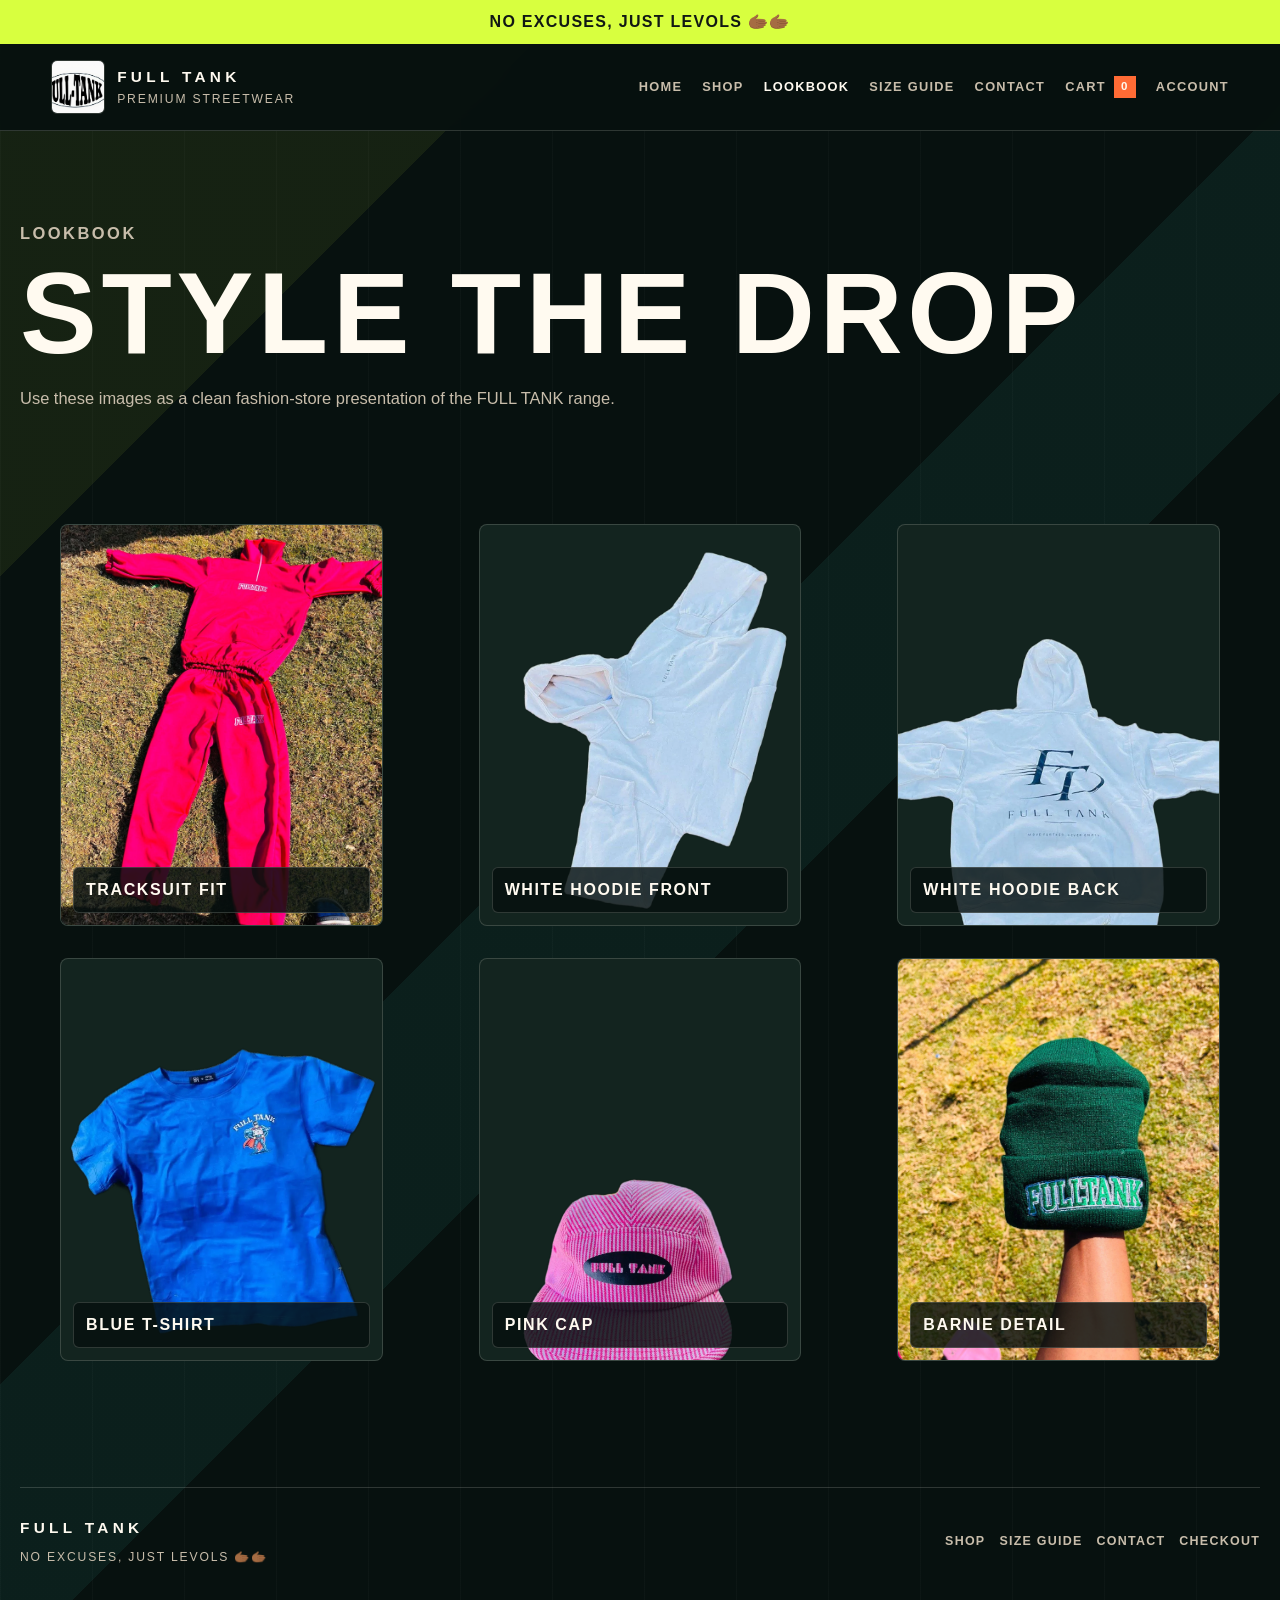
<file: FULL TANK/lookbook.html>
<!DOCTYPE html>
<html lang="en">
<head>
  <meta charset="UTF-8">
  <meta name="viewport" content="width=device-width, initial-scale=1.0">
  <title>Lookbook - FULL TANK</title>
  <link rel="stylesheet" href="styles.css">
</head>
<body>
  <div class="announcement">NO EXCUSES, JUST LEVOLS 🫱🏾🫱🏾</div>

  <header class="site-header">
    <a class="brand-lockup" href="index.html" aria-label="FULL TANK home">
      <img src="Brand Logo.jpeg" alt="FULL TANK logo">
      <span>
        <strong>FULL TANK</strong>
        <small>Premium streetwear</small>
      </span>
    </a>
    <nav aria-label="Main navigation">
      <ul>
        <li><a href="index.html">Home</a></li>
        <li><a href="clothes.html">Shop</a></li>
        <li><a href="lookbook.html" aria-current="page">Lookbook</a></li>
        <li><a href="size-guide.html">Size Guide</a></li>
        <li><a href="contact.html">Contact</a></li>
        <li><a href="cart.html">Cart <span class="cart-count" data-cart-count>0</span></a></li>
        <li><a href="account.html">Account</a></li>
      </ul>
    </nav>
  </header>

  <main>
    <section class="page-title">
      <p class="eyebrow">Lookbook</p>
      <h1>Style the drop</h1>
      <p>Use these images as a clean fashion-store presentation of the FULL TANK range.</p>
    </section>

    <section class="lookbook-grid">
      <figure>
        <img src="scuba Streetwear Tracksuit/741013351_1004830838987822_966475086576234290_n.jpg" alt="Scuba tracksuit look">
        <figcaption>Tracksuit fit</figcaption>
      </figure>
      <figure>
        <img src="Hoodies/WHITE FRONT.png" alt="White hoodie front">
        <figcaption>White hoodie front</figcaption>
      </figure>
      <figure>
        <img src="Hoodies/WHITE BACK.png" alt="White hoodie back">
        <figcaption>White hoodie back</figcaption>
      </figure>
      <figure>
        <img src="T - SHIRTS/BLUE FRONT.png" alt="Blue T-shirt">
        <figcaption>Blue T-shirt</figcaption>
      </figure>
      <figure>
        <img src="Caps/PINK.png" alt="Pink cap">
        <figcaption>Pink cap</figcaption>
      </figure>
      <figure>
        <img src="Barnie/741416076_1004959865641586_2014291967593515706_n.jpg" alt="Barnie product">
        <figcaption>Barnie detail</figcaption>
      </figure>
    </section>
  </main>

  <footer class="site-footer">
    <div>
      <strong>FULL TANK</strong>
      <p>NO EXCUSES, JUST LEVOLS 🫱🏾🫱🏾</p>
    </div>
    <nav aria-label="Footer navigation">
      <a href="clothes.html">Shop</a>
      <a href="size-guide.html">Size Guide</a>
      <a href="contact.html">Contact</a>
      <a href="checkout.html">Checkout</a>
    </nav>
  </footer>

  <script src="script.js"></script>
</body>
</html>
</file>
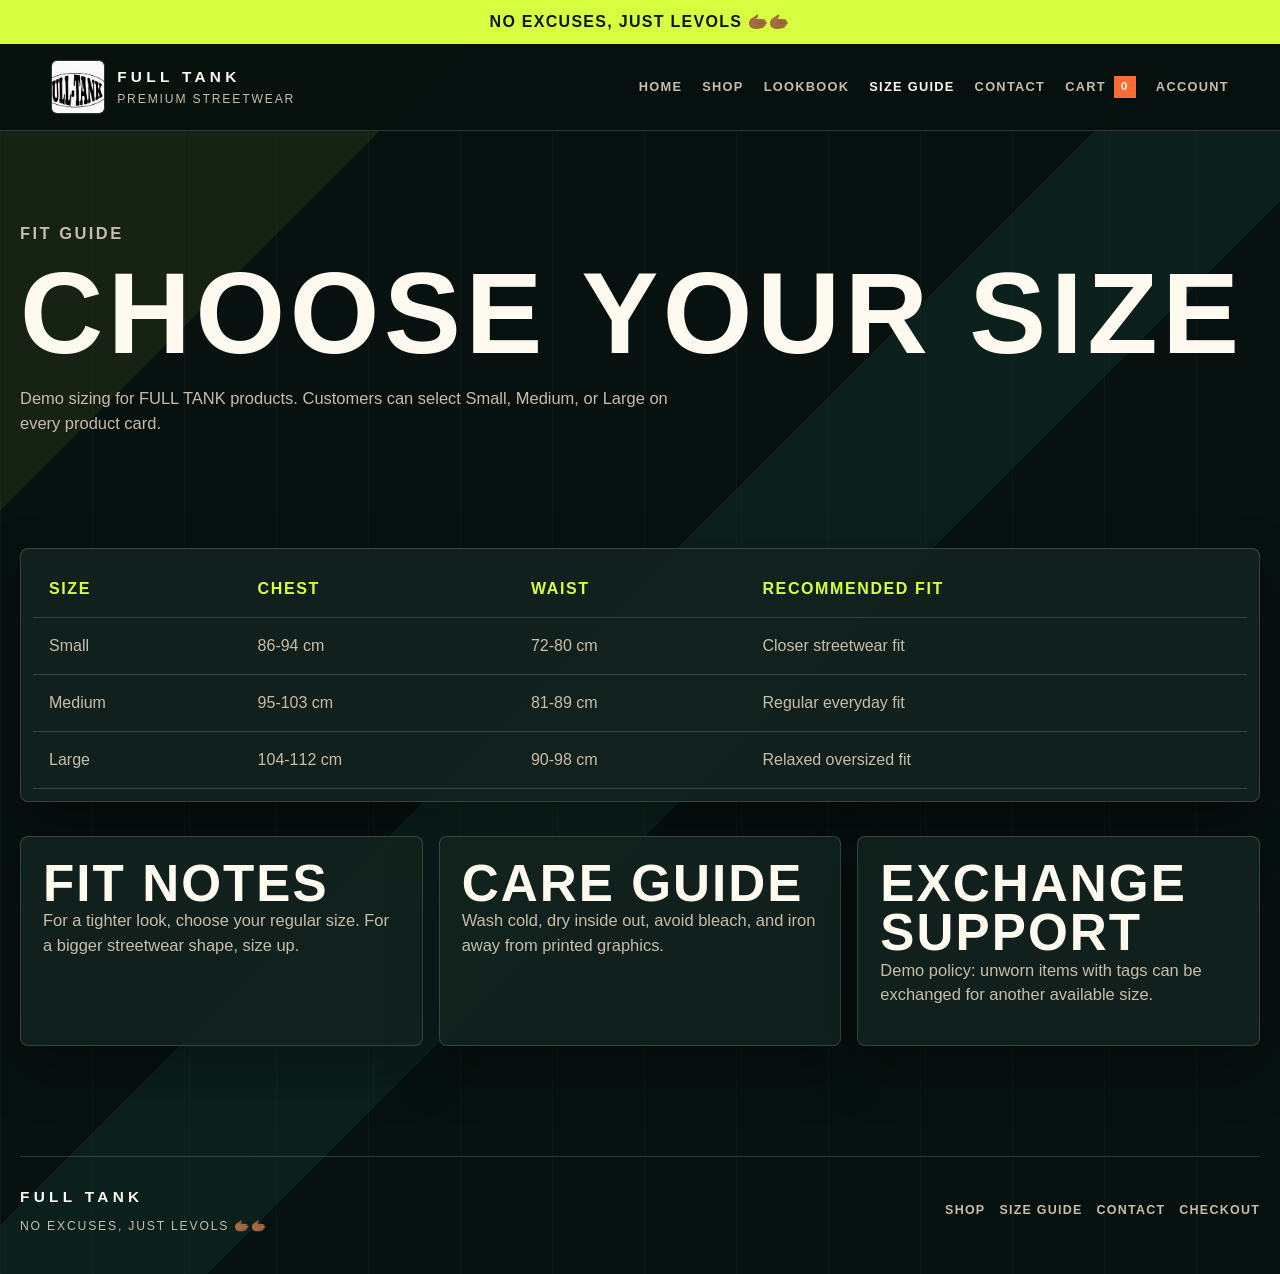
<file: FULL TANK/size-guide.html>
<!DOCTYPE html>
<html lang="en">
<head>
  <meta charset="UTF-8">
  <meta name="viewport" content="width=device-width, initial-scale=1.0">
  <title>Size Guide - FULL TANK</title>
  <link rel="stylesheet" href="styles.css">
</head>
<body>
  <div class="announcement">NO EXCUSES, JUST LEVOLS 🫱🏾🫱🏾</div>

  <header class="site-header">
    <a class="brand-lockup" href="index.html" aria-label="FULL TANK home">
      <img src="Brand Logo.jpeg" alt="FULL TANK logo">
      <span>
        <strong>FULL TANK</strong>
        <small>Premium streetwear</small>
      </span>
    </a>
    <nav aria-label="Main navigation">
      <ul>
        <li><a href="index.html">Home</a></li>
        <li><a href="clothes.html">Shop</a></li>
        <li><a href="lookbook.html">Lookbook</a></li>
        <li><a href="size-guide.html" aria-current="page">Size Guide</a></li>
        <li><a href="contact.html">Contact</a></li>
        <li><a href="cart.html">Cart <span class="cart-count" data-cart-count>0</span></a></li>
        <li><a href="account.html">Account</a></li>
      </ul>
    </nav>
  </header>

  <main>
    <section class="page-title">
      <p class="eyebrow">Fit guide</p>
      <h1>Choose your size</h1>
      <p>Demo sizing for FULL TANK products. Customers can select Small, Medium, or Large on every product card.</p>
    </section>

    <section class="table-card">
      <table>
        <thead>
          <tr>
            <th>Size</th>
            <th>Chest</th>
            <th>Waist</th>
            <th>Recommended fit</th>
          </tr>
        </thead>
        <tbody>
          <tr>
            <td>Small</td>
            <td>86-94 cm</td>
            <td>72-80 cm</td>
            <td>Closer streetwear fit</td>
          </tr>
          <tr>
            <td>Medium</td>
            <td>95-103 cm</td>
            <td>81-89 cm</td>
            <td>Regular everyday fit</td>
          </tr>
          <tr>
            <td>Large</td>
            <td>104-112 cm</td>
            <td>90-98 cm</td>
            <td>Relaxed oversized fit</td>
          </tr>
        </tbody>
      </table>
    </section>

    <section class="info-grid">
      <article>
        <h2>Fit notes</h2>
        <p>For a tighter look, choose your regular size. For a bigger streetwear shape, size up.</p>
      </article>
      <article>
        <h2>Care guide</h2>
        <p>Wash cold, dry inside out, avoid bleach, and iron away from printed graphics.</p>
      </article>
      <article>
        <h2>Exchange support</h2>
        <p>Demo policy: unworn items with tags can be exchanged for another available size.</p>
      </article>
    </section>
  </main>

  <footer class="site-footer">
    <div>
      <strong>FULL TANK</strong>
      <p>NO EXCUSES, JUST LEVOLS 🫱🏾🫱🏾</p>
    </div>
    <nav aria-label="Footer navigation">
      <a href="clothes.html">Shop</a>
      <a href="size-guide.html">Size Guide</a>
      <a href="contact.html">Contact</a>
      <a href="checkout.html">Checkout</a>
    </nav>
  </footer>

  <script src="script.js"></script>
</body>
</html>
</file>
<file: FULL TANK/styles.css>
:root {
  --bg: #07110f;
  --bg-2: #10201c;
  --surface: #13241f;
  --surface-2: #18312a;
  --paper: #f5efe2;
  --paper-2: #e7dcc8;
  --text: #fffaf0;
  --ink: #111814;
  --muted: #c8bdab;
  --muted-dark: #5f675e;
  --line: rgba(255, 250, 240, 0.16);
  --dark-line: rgba(17, 24, 20, 0.14);
  --accent: #d8ff3f;
  --accent-2: #ff6b35;
  --accent-3: #42d9c8;
  --success: #8ff0b3;
  --danger: #ff9d9d;
  --shadow: 0 22px 55px rgba(0, 0, 0, 0.28);
}

* {
  box-sizing: border-box;
}

html {
  scroll-behavior: smooth;
}

body {
  margin: 0;
  color: var(--text);
  background:
    linear-gradient(135deg, rgba(216, 255, 63, 0.07) 0 20%, transparent 20% 48%, rgba(66, 217, 200, 0.07) 48% 58%, transparent 58%),
    repeating-linear-gradient(90deg, rgba(255, 255, 255, 0.025) 0 1px, transparent 1px 92px),
    var(--bg);
  font-family: "Bahnschrift", "Trebuchet MS", Arial, sans-serif;
  line-height: 1.5;
}

body::selection {
  background: var(--accent);
  color: var(--ink);
}

img {
  display: block;
  max-width: 100%;
}

a {
  color: inherit;
  text-decoration: none;
}

button,
input,
select,
textarea {
  font: inherit;
}

.announcement {
  padding: 10px 18px;
  background: var(--accent);
  color: var(--ink);
  text-align: center;
  font-weight: 900;
  letter-spacing: 0.08em;
  text-transform: uppercase;
}

.site-header {
  position: sticky;
  top: 0;
  z-index: 30;
  display: flex;
  align-items: center;
  justify-content: space-between;
  gap: 24px;
  padding: 16px clamp(18px, 4vw, 54px);
  background: rgba(7, 17, 15, 0.92);
  border-bottom: 1px solid var(--line);
  backdrop-filter: blur(16px);
}

.brand-lockup {
  display: inline-flex;
  align-items: center;
  gap: 12px;
  min-width: 0;
}

.brand-lockup img {
  width: 54px;
  height: 54px;
  object-fit: cover;
  border: 1px solid var(--line);
  border-radius: 6px;
}

.brand-lockup span {
  display: grid;
  gap: 2px;
}

.brand-lockup strong,
.site-footer strong {
  font-family: Impact, "Arial Black", sans-serif;
  font-size: 0.96rem;
  letter-spacing: 0.28em;
}

.brand-lockup small,
.eyebrow,
.summary-note,
.product-type,
.secure-note,
.site-footer p {
  color: var(--muted);
  text-transform: uppercase;
  letter-spacing: 0.15em;
  font-size: 0.76rem;
}

nav ul {
  display: flex;
  align-items: center;
  gap: clamp(10px, 1.7vw, 20px);
  margin: 0;
  padding: 0;
  list-style: none;
}

nav a {
  display: inline-flex;
  align-items: center;
  gap: 8px;
  min-height: 38px;
  color: var(--muted);
  font-size: 0.8rem;
  font-weight: 900;
  text-transform: uppercase;
  letter-spacing: 0.1em;
}

nav a:hover,
nav a:focus-visible,
nav a[aria-current="page"] {
  color: var(--text);
}

.cart-count {
  display: inline-grid;
  place-items: center;
  min-width: 22px;
  min-height: 22px;
  padding: 0 6px;
  background: var(--accent-2);
  color: var(--text);
  font-size: 0.72rem;
}

main {
  width: min(1240px, calc(100% - 36px));
  margin: 0 auto;
  padding: 28px 0 76px;
}

.hero,
.shop-hero,
.page-title,
.about-page,
.account-layout,
.section-block,
.cart-layout,
.checkout-layout,
.values-grid,
.promo-band,
.trust-strip,
.info-grid,
.lookbook-grid,
.table-card,
.contact-layout {
  margin-bottom: 34px;
}

.hero {
  min-height: 74vh;
  display: grid;
  grid-template-columns: minmax(0, 1fr) minmax(260px, 0.36fr);
  align-items: end;
  gap: 28px;
  padding: clamp(30px, 7vw, 80px);
  background-image:
    linear-gradient(90deg, rgba(7, 17, 15, 0.92), rgba(7, 17, 15, 0.42)),
    url("scuba Streetwear Tracksuit/R300.jpg");
  background-position: center;
  background-size: cover;
  border: 1px solid var(--line);
}

.hero-content {
  max-width: 700px;
}

.eyebrow {
  margin: 0 0 12px;
  color: var(--accent);
  font-weight: 900;
}

h1,
h2,
h3 {
  margin-top: 0;
  font-family: Impact, "Arial Black", sans-serif;
  font-weight: 900;
  line-height: 0.96;
  text-transform: uppercase;
  letter-spacing: 0.04em;
}

p,
dl,
figure {
  margin-top: 0;
}

.hero h1,
.shop-hero h1,
.page-title h1,
.about-page h1,
.account-intro h1,
.contact-layout h1 {
  margin-bottom: 18px;
  font-size: clamp(3rem, 9vw, 7.4rem);
}

.hero p,
.shop-hero p,
.page-title p,
.about-page p,
.account-intro p,
.section-copy,
.contact-layout p,
.split-feature p,
.info-grid p,
.values-grid p {
  max-width: 650px;
  color: var(--muted);
  font-size: 1.03rem;
}

.slogan {
  color: var(--accent);
  font-weight: 900;
  text-transform: uppercase;
}

.hero-actions,
.contact-actions {
  display: flex;
  flex-wrap: wrap;
  gap: 12px;
  margin-top: 28px;
}

.hero-panel {
  align-self: end;
  padding: 18px;
  background: rgba(245, 239, 226, 0.1);
  border: 1px solid var(--line);
  border-radius: 8px;
  backdrop-filter: blur(10px);
}

.hero-panel span,
.hero-panel small {
  display: block;
  color: var(--muted);
  text-transform: uppercase;
  letter-spacing: 0.12em;
  font-size: 0.76rem;
}

.hero-panel strong {
  display: block;
  margin: 10px 0;
  color: var(--accent);
  font-size: 1.2rem;
}

.btn,
.filter-btn,
.product-card button,
.quantity-btn,
.auth-tabs button {
  border: 1px solid transparent;
  cursor: pointer;
  transition: transform 0.2s ease, border-color 0.2s ease, background 0.2s ease, color 0.2s ease, opacity 0.2s ease;
}

.btn {
  display: inline-flex;
  align-items: center;
  justify-content: center;
  min-height: 50px;
  padding: 0 22px;
  border-radius: 6px;
  background: var(--accent);
  color: var(--ink);
  font-weight: 900;
  text-transform: uppercase;
  letter-spacing: 0.12em;
}

.btn:hover,
.btn:focus-visible,
.product-card button:hover,
.product-card button:focus-visible,
.filter-btn:hover,
.filter-btn:focus-visible,
.quantity-btn:hover,
.quantity-btn:focus-visible {
  transform: translateY(-2px);
}

.btn:disabled,
button:disabled {
  cursor: not-allowed;
  opacity: 0.5;
  transform: none;
}

.btn-light {
  background: rgba(245, 239, 226, 0.08);
  color: var(--text);
  border-color: var(--line);
}

.btn-dark {
  background: var(--ink);
  color: var(--text);
}

.text-link {
  display: inline-flex;
  margin-top: 12px;
  color: var(--accent);
  font-weight: 900;
  text-decoration: underline;
  text-underline-offset: 4px;
}

.trust-strip,
.info-grid,
.values-grid {
  display: grid;
  grid-template-columns: repeat(3, 1fr);
  gap: 16px;
}

.trust-strip article,
.info-grid article,
.values-grid article,
.product-card,
.cart-panel,
.summary-panel,
.form-section,
.auth-card,
.table-card,
.contact-form {
  border: 1px solid var(--line);
  border-radius: 8px;
  background: rgba(19, 36, 31, 0.86);
  box-shadow: var(--shadow);
}

.trust-strip article,
.info-grid article,
.values-grid article {
  padding: 22px;
}

.trust-strip span,
.values-grid span {
  display: inline-flex;
  margin-bottom: 14px;
  color: var(--accent-3);
  font-weight: 900;
}

.trust-strip strong {
  display: block;
  margin-bottom: 8px;
  font-size: 1.05rem;
}

.section-heading {
  display: flex;
  align-items: end;
  justify-content: space-between;
  gap: 24px;
  margin-bottom: 22px;
}

.section-heading h2,
.promo-band h2,
.summary-panel h2,
.form-section h2,
.values-grid h2,
.info-grid h2,
.contact-form h2,
.split-feature h2 {
  margin-bottom: 0;
  font-size: clamp(2rem, 4vw, 4rem);
}

.category-grid {
  display: grid;
  grid-template-columns: repeat(5, minmax(0, 1fr));
  gap: 14px;
}

.category-card {
  position: relative;
  min-height: 240px;
  overflow: hidden;
  border: 1px solid var(--line);
  border-radius: 8px;
  background: var(--surface);
}

.category-card img {
  width: 100%;
  height: 100%;
  min-height: 240px;
  object-fit: cover;
  transition: transform 0.35s ease;
}

.category-card span {
  position: absolute;
  left: 14px;
  right: 14px;
  bottom: 14px;
  padding: 11px 12px;
  background: rgba(7, 17, 15, 0.84);
  border: 1px solid var(--line);
  border-radius: 6px;
  font-weight: 900;
  text-transform: uppercase;
  letter-spacing: 0.1em;
}

.category-card:hover img,
.category-card:focus-visible img {
  transform: scale(1.06);
}

.split-feature {
  display: grid;
  grid-template-columns: minmax(0, 0.88fr) minmax(280px, 0.55fr);
  gap: 28px;
  align-items: center;
  padding: clamp(24px, 4vw, 42px);
  background: linear-gradient(135deg, rgba(255, 107, 53, 0.14), rgba(66, 217, 200, 0.1));
  border: 1px solid var(--line);
  border-radius: 8px;
}

.split-feature img {
  width: 100%;
  aspect-ratio: 4 / 5;
  object-fit: cover;
  border-radius: 8px;
  border: 1px solid var(--line);
}

.product-grid {
  display: grid;
  grid-template-columns: repeat(auto-fit, minmax(248px, 1fr));
  gap: 18px;
}

.product-card {
  display: grid;
  gap: 14px;
  padding: 14px;
}

.product-media {
  position: relative;
  overflow: hidden;
  border-radius: 6px;
  background: var(--surface-2);
}

.product-media img {
  width: 100%;
  aspect-ratio: 4 / 5;
  object-fit: cover;
}

.product-type,
.product-badge {
  position: absolute;
  padding: 7px 9px;
  border-radius: 5px;
  background: rgba(7, 17, 15, 0.82);
  border: 1px solid var(--line);
  color: var(--text);
}

.product-type {
  left: 10px;
  top: 10px;
}

.product-badge {
  right: 10px;
  bottom: 10px;
  color: var(--accent);
  font-size: 0.72rem;
  font-weight: 900;
  text-transform: uppercase;
  letter-spacing: 0.08em;
}

.product-copy {
  display: grid;
  gap: 10px;
}

.product-card h3 {
  margin-bottom: 6px;
  font-size: 1.42rem;
}

.product-card p {
  margin-bottom: 0;
  color: var(--muted);
}

.product-meta {
  display: flex;
  justify-content: space-between;
  gap: 12px;
  align-items: start;
}

.price {
  color: var(--accent);
  font-weight: 900;
  letter-spacing: 0.08em;
  white-space: nowrap;
}

.swatches {
  display: flex;
  flex-wrap: wrap;
  gap: 7px;
}

.swatches span {
  width: 22px;
  height: 22px;
  border: 1px solid var(--line);
  border-radius: 5px;
  background-position: center;
  background-size: cover;
}

.product-details {
  display: grid;
  gap: 6px;
  margin: 0;
  padding: 0;
  color: var(--muted);
  list-style: none;
  font-size: 0.88rem;
}

.product-details li::before {
  content: "+";
  margin-right: 8px;
  color: var(--accent-3);
  font-weight: 900;
}

.product-options {
  display: grid;
  grid-template-columns: 1fr 1fr;
  gap: 10px;
}

label {
  display: grid;
  gap: 8px;
  color: var(--muted);
  font-size: 0.85rem;
  font-weight: 800;
}

select,
input,
textarea {
  width: 100%;
  border: 1px solid var(--line);
  background: rgba(255, 255, 255, 0.06);
  color: var(--text);
  padding: 13px 12px;
  border-radius: 6px;
}

select option {
  color: var(--ink);
}

textarea {
  min-height: 118px;
  resize: vertical;
}

.product-card button {
  min-height: 48px;
  border-radius: 6px;
  background: transparent;
  border-color: rgba(216, 255, 63, 0.58);
  color: var(--accent);
  font-weight: 900;
  text-transform: uppercase;
  letter-spacing: 0.12em;
}

.product-card button:hover,
.product-card button:focus-visible {
  background: var(--accent);
  color: var(--ink);
}

.shop-hero,
.page-title,
.about-page,
.account-layout,
.contact-layout {
  padding: clamp(30px, 5vw, 62px) 0;
}

.shop-controls {
  display: grid;
  grid-template-columns: minmax(0, 1fr) minmax(220px, 0.32fr);
  gap: 14px;
  margin-bottom: 16px;
}

.shop-toolbar {
  display: flex;
  gap: 10px;
  flex-wrap: wrap;
  margin-bottom: 22px;
}

.filter-btn,
.auth-tabs button {
  min-height: 42px;
  padding: 0 16px;
  border-radius: 6px;
  background: rgba(255, 255, 255, 0.06);
  border-color: var(--line);
  color: var(--muted);
  font-weight: 900;
  text-transform: uppercase;
  letter-spacing: 0.1em;
}

.filter-btn.active,
.auth-tabs button.active {
  background: var(--paper);
  color: var(--ink);
}

.cart-layout,
.checkout-layout,
.account-layout,
.contact-layout {
  display: grid;
  grid-template-columns: minmax(0, 1fr) minmax(320px, 0.38fr);
  gap: 22px;
  align-items: start;
}

.cart-panel {
  padding: 16px;
}

#cart-items,
#checkout-items {
  display: grid;
  gap: 12px;
}

.cart-line {
  display: grid;
  grid-template-columns: 92px minmax(0, 1fr) auto;
  gap: 16px;
  align-items: center;
  padding: 12px;
  border: 1px solid var(--line);
  border-radius: 8px;
  background: rgba(255, 255, 255, 0.045);
}

.cart-line img {
  width: 92px;
  height: 112px;
  object-fit: cover;
  border-radius: 6px;
}

.cart-line h3 {
  margin-bottom: 8px;
  font-size: 1.2rem;
}

.cart-line p {
  margin-bottom: 4px;
  color: var(--muted);
}

.quantity-controls {
  display: inline-flex;
  align-items: center;
  border: 1px solid var(--line);
  border-radius: 6px;
}

.quantity-btn {
  width: 36px;
  height: 36px;
  background: transparent;
  color: var(--text);
  border-radius: 0;
}

.quantity-controls span {
  min-width: 34px;
  text-align: center;
  font-weight: 900;
}

.line-actions,
.quantity-actions {
  display: grid;
  justify-items: end;
  gap: 10px;
}

.remove-btn {
  border: 0;
  background: transparent;
  color: var(--muted);
  padding: 0;
  text-decoration: underline;
  cursor: pointer;
}

.summary-panel {
  position: sticky;
  top: 118px;
  padding: 20px;
}

.summary-panel dl {
  display: grid;
  gap: 12px;
  margin-bottom: 16px;
}

.summary-panel dl div {
  display: flex;
  justify-content: space-between;
  gap: 16px;
  color: var(--muted);
}

.summary-panel dd {
  margin: 0;
  color: var(--text);
  font-weight: 900;
}

.summary-total {
  padding-top: 14px;
  border-top: 1px solid var(--line);
  font-size: 1.15rem;
}

.summary-note,
.secure-note {
  margin-bottom: 18px;
}

.summary-panel .btn,
.summary-panel .text-link {
  width: 100%;
  margin-top: 10px;
}

.empty-state {
  padding: 22px;
  border: 1px dashed var(--line);
  color: var(--muted);
  background: rgba(255, 255, 255, 0.035);
  border-radius: 8px;
}

.empty-state.wide {
  grid-column: 1 / -1;
}

.checkout-form {
  display: grid;
  gap: 18px;
}

.form-section,
.auth-card,
.contact-form {
  padding: 22px;
}

.form-grid {
  display: grid;
  grid-template-columns: 1fr 1fr;
  gap: 14px;
}

.full-span {
  grid-column: 1 / -1;
}

.payment-tabs {
  display: grid;
  grid-template-columns: 1fr 1fr;
  gap: 12px;
  margin-bottom: 16px;
}

.payment-card {
  display: flex;
  align-items: center;
  gap: 12px;
  padding: 14px;
  border: 1px solid var(--line);
  border-radius: 8px;
  background: rgba(255, 255, 255, 0.045);
  cursor: pointer;
}

.payment-card input {
  width: auto;
  accent-color: var(--accent);
}

.payment-card span {
  display: grid;
}

.payment-card strong {
  color: var(--text);
}

.payment-card small {
  color: var(--muted);
}

.gateway-panel {
  margin-bottom: 18px;
  padding: 16px;
  background: rgba(255, 255, 255, 0.035);
  border: 1px solid var(--line);
  border-radius: 8px;
}

.hidden {
  display: none;
}

.success-message,
.error-message {
  margin: 14px 0 0;
  padding: 14px;
  border-radius: 8px;
  font-weight: 900;
}

.success-message {
  color: var(--success);
  background: rgba(143, 240, 179, 0.1);
  border: 1px solid rgba(143, 240, 179, 0.2);
}

.error-message {
  color: var(--danger);
  background: rgba(255, 157, 157, 0.1);
  border: 1px solid rgba(255, 157, 157, 0.2);
}

.account-layout {
  grid-template-columns: minmax(0, 0.9fr) minmax(340px, 0.55fr);
}

.account-intro {
  align-self: center;
}

.auth-tabs {
  display: grid;
  grid-template-columns: 1fr 1fr;
  gap: 8px;
  margin-bottom: 18px;
}

.auth-panel {
  display: none;
  gap: 14px;
}

.auth-panel.active {
  display: grid;
}

.auth-status,
.contact-status {
  margin: 0;
}

.about-page {
  display: grid;
  grid-template-columns: minmax(0, 0.9fr) minmax(0, 0.7fr);
  gap: 30px;
  align-items: end;
}

.promo-band {
  display: flex;
  justify-content: space-between;
  align-items: center;
  gap: 18px;
  padding: clamp(24px, 4vw, 42px);
  border-radius: 8px;
  background: linear-gradient(135deg, var(--accent), #fff2ad 54%, var(--accent-3));
  color: var(--ink);
}

.promo-band .eyebrow {
  color: rgba(17, 24, 20, 0.64);
}

.promo-band h2 {
  max-width: 800px;
}

.lookbook-grid {
  display: grid;
  grid-template-columns: repeat(3, 1fr);
  gap: 16px;
}

.lookbook-grid figure {
  position: relative;
  overflow: hidden;
  border: 1px solid var(--line);
  border-radius: 8px;
  background: var(--surface);
}

.lookbook-grid img {
  width: 100%;
  aspect-ratio: 4 / 5;
  object-fit: cover;
}

.lookbook-grid figcaption {
  position: absolute;
  left: 12px;
  right: 12px;
  bottom: 12px;
  padding: 10px 12px;
  background: rgba(7, 17, 15, 0.82);
  border: 1px solid var(--line);
  border-radius: 6px;
  color: var(--text);
  font-weight: 900;
  text-transform: uppercase;
  letter-spacing: 0.1em;
}

.table-card {
  overflow-x: auto;
  padding: 12px;
}

table {
  width: 100%;
  border-collapse: collapse;
  min-width: 620px;
}

th,
td {
  padding: 16px;
  text-align: left;
  border-bottom: 1px solid var(--line);
}

th {
  color: var(--accent);
  text-transform: uppercase;
  letter-spacing: 0.1em;
}

td {
  color: var(--muted);
}

.contact-layout {
  grid-template-columns: minmax(0, 0.9fr) minmax(340px, 0.55fr);
  align-items: center;
}

.contact-form {
  display: grid;
  gap: 14px;
}

.site-footer {
  display: flex;
  justify-content: space-between;
  gap: 22px;
  align-items: center;
  width: min(1240px, calc(100% - 36px));
  margin: 0 auto;
  padding: 28px 0 38px;
  border-top: 1px solid var(--line);
}

.site-footer p {
  margin: 8px 0 0;
}

.site-footer nav {
  display: flex;
  flex-wrap: wrap;
  gap: 14px;
}

.site-footer a {
  color: var(--muted);
  font-weight: 900;
  text-transform: uppercase;
  letter-spacing: 0.1em;
  font-size: 0.78rem;
}

.toast {
  position: fixed;
  right: 18px;
  bottom: 18px;
  z-index: 50;
  max-width: min(360px, calc(100% - 36px));
  padding: 14px 16px;
  background: var(--paper);
  color: var(--ink);
  border-radius: 8px;
  box-shadow: var(--shadow);
  font-weight: 900;
  transform: translateY(12px);
  opacity: 0;
  pointer-events: none;
  transition: transform 0.2s ease, opacity 0.2s ease;
}

.toast.show {
  transform: translateY(0);
  opacity: 1;
}

input:focus-visible,
select:focus-visible,
textarea:focus-visible,
button:focus-visible,
a:focus-visible {
  outline: 2px solid var(--accent);
  outline-offset: 3px;
}

@media (max-width: 1100px) {
  .site-header {
    align-items: flex-start;
    flex-direction: column;
  }

  nav ul {
    flex-wrap: wrap;
  }

  .category-grid {
    grid-template-columns: repeat(3, 1fr);
  }
}

@media (max-width: 900px) {
  .hero,
  .split-feature,
  .cart-layout,
  .checkout-layout,
  .account-layout,
  .about-page,
  .contact-layout {
    grid-template-columns: 1fr;
  }

  .summary-panel {
    position: static;
  }

  .trust-strip,
  .info-grid,
  .values-grid,
  .lookbook-grid {
    grid-template-columns: 1fr 1fr;
  }
}

@media (max-width: 720px) {
  main,
  .site-footer {
    width: min(100% - 24px, 1240px);
  }

  .hero {
    min-height: 68vh;
    padding: 28px;
  }

  .hero-actions,
  .contact-actions,
  .section-heading,
  .promo-band,
  .site-footer {
    align-items: flex-start;
    flex-direction: column;
  }

  .category-grid,
  .trust-strip,
  .info-grid,
  .values-grid,
  .lookbook-grid,
  .payment-tabs,
  .form-grid,
  .shop-controls {
    grid-template-columns: 1fr;
  }

  .cart-line {
    grid-template-columns: 76px minmax(0, 1fr);
  }

  .cart-line img {
    width: 76px;
    height: 94px;
  }

  .line-actions {
    grid-column: 1 / -1;
    justify-items: stretch;
  }

  .quantity-controls {
    width: 100%;
    justify-content: space-between;
  }

  .btn {
    width: 100%;
  }
}

@media (max-width: 520px) {
  .announcement {
    font-size: 0.75rem;
  }

  .brand-lockup strong {
    letter-spacing: 0.2em;
  }

  nav a {
    font-size: 0.75rem;
  }

  .product-options {
    grid-template-columns: 1fr;
  }

  .product-meta {
    display: grid;
  }
}
</file>
